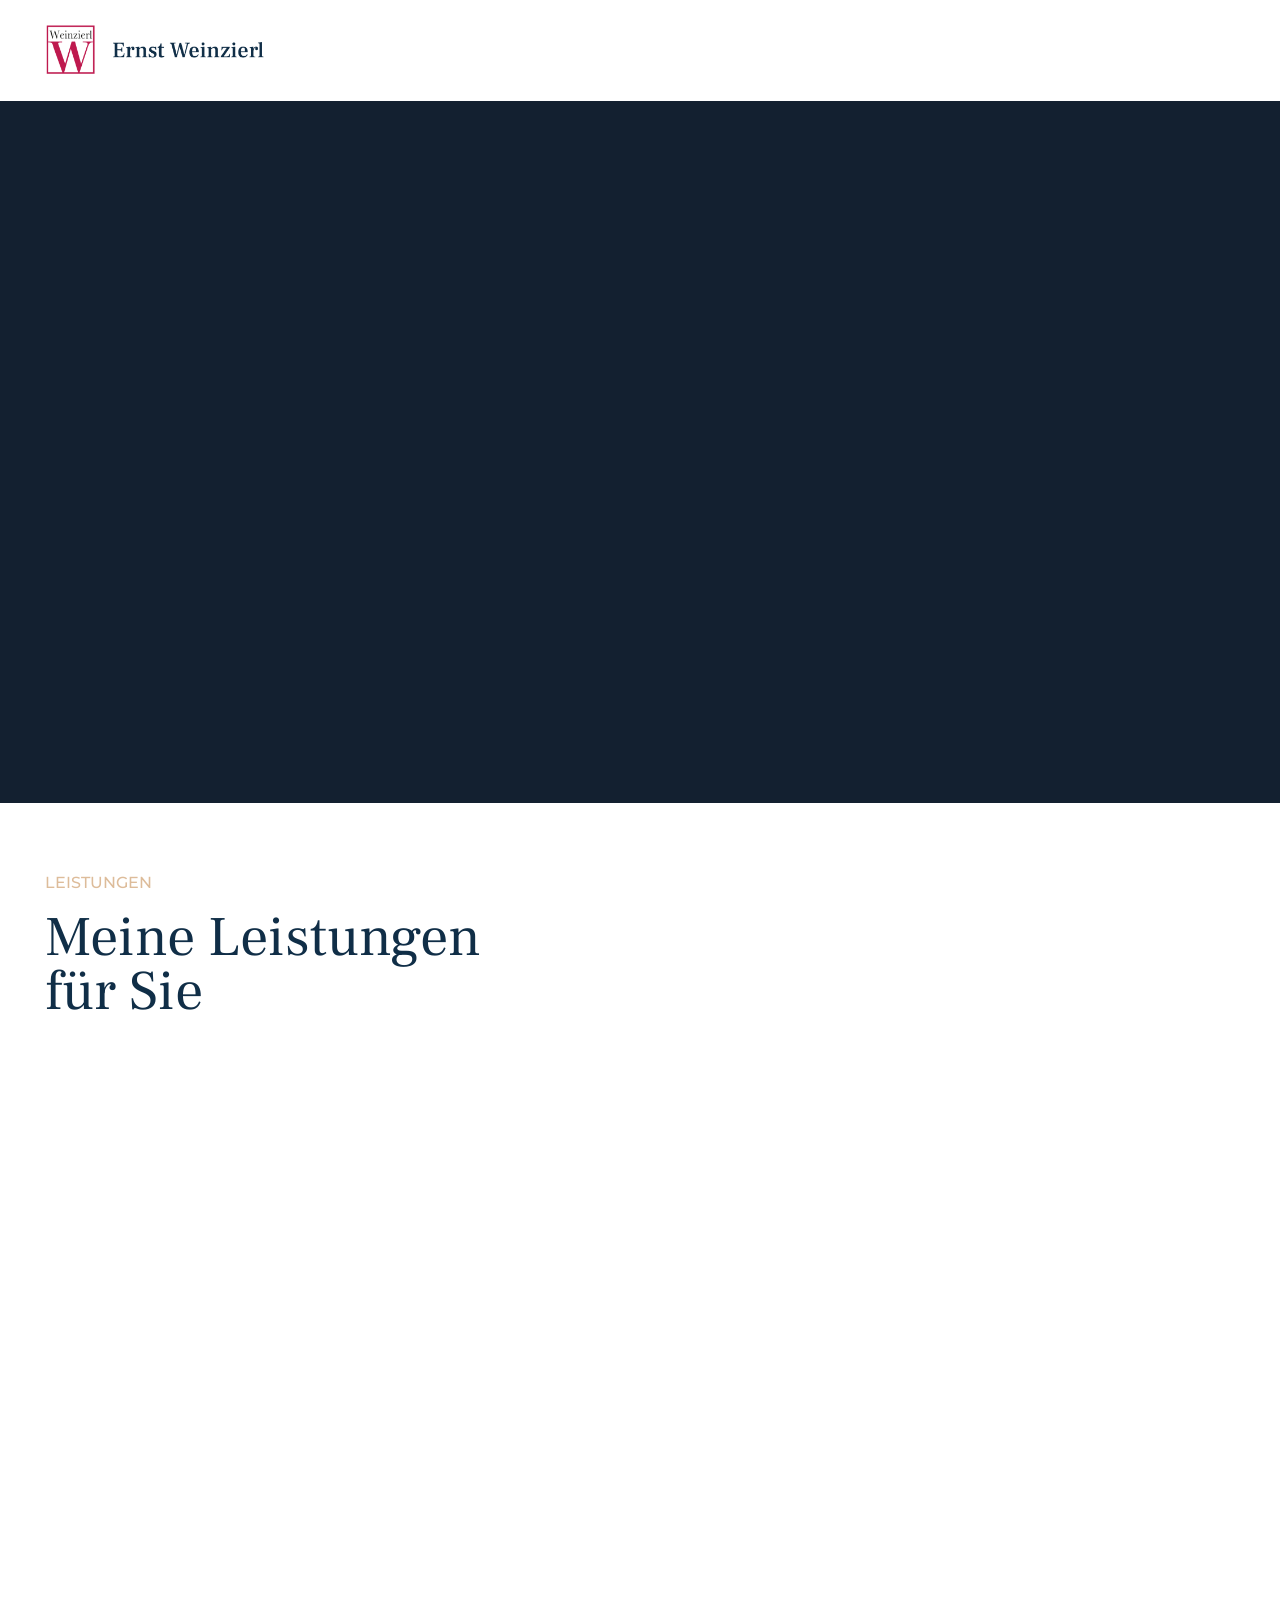
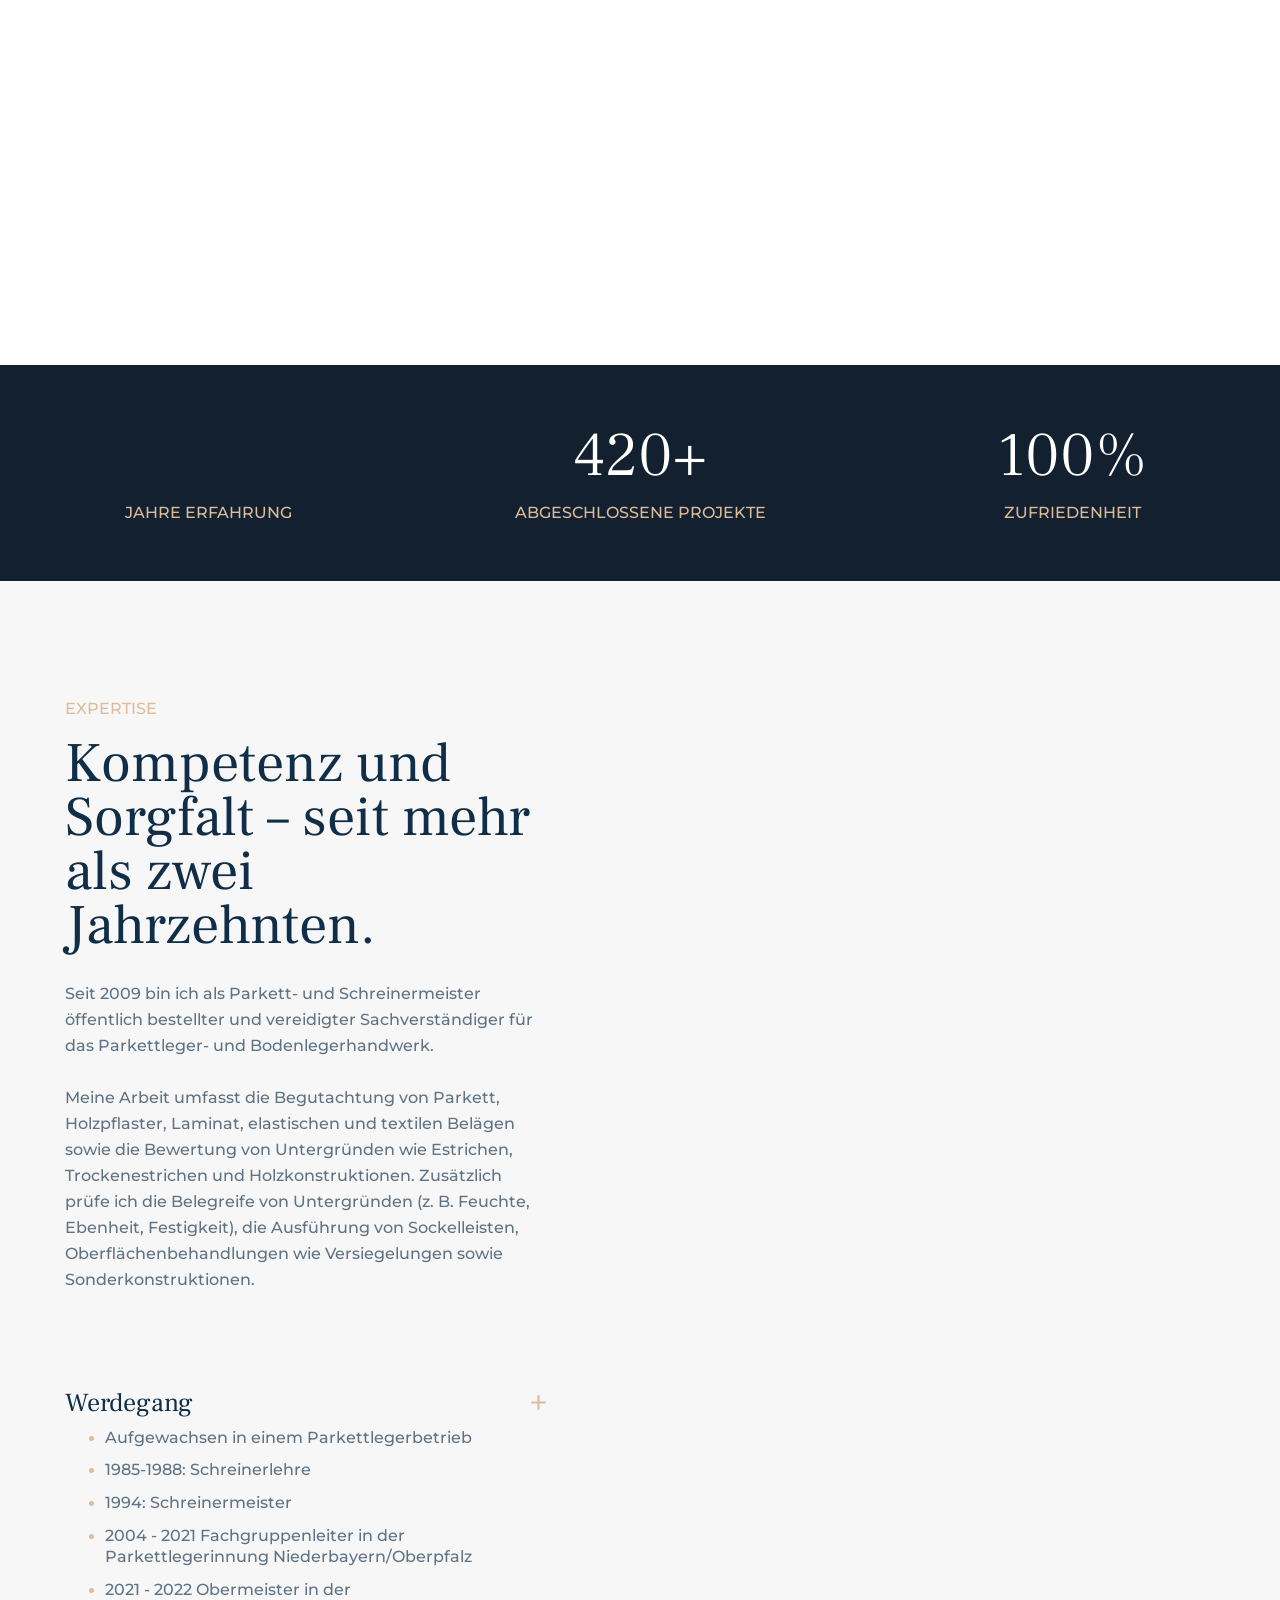
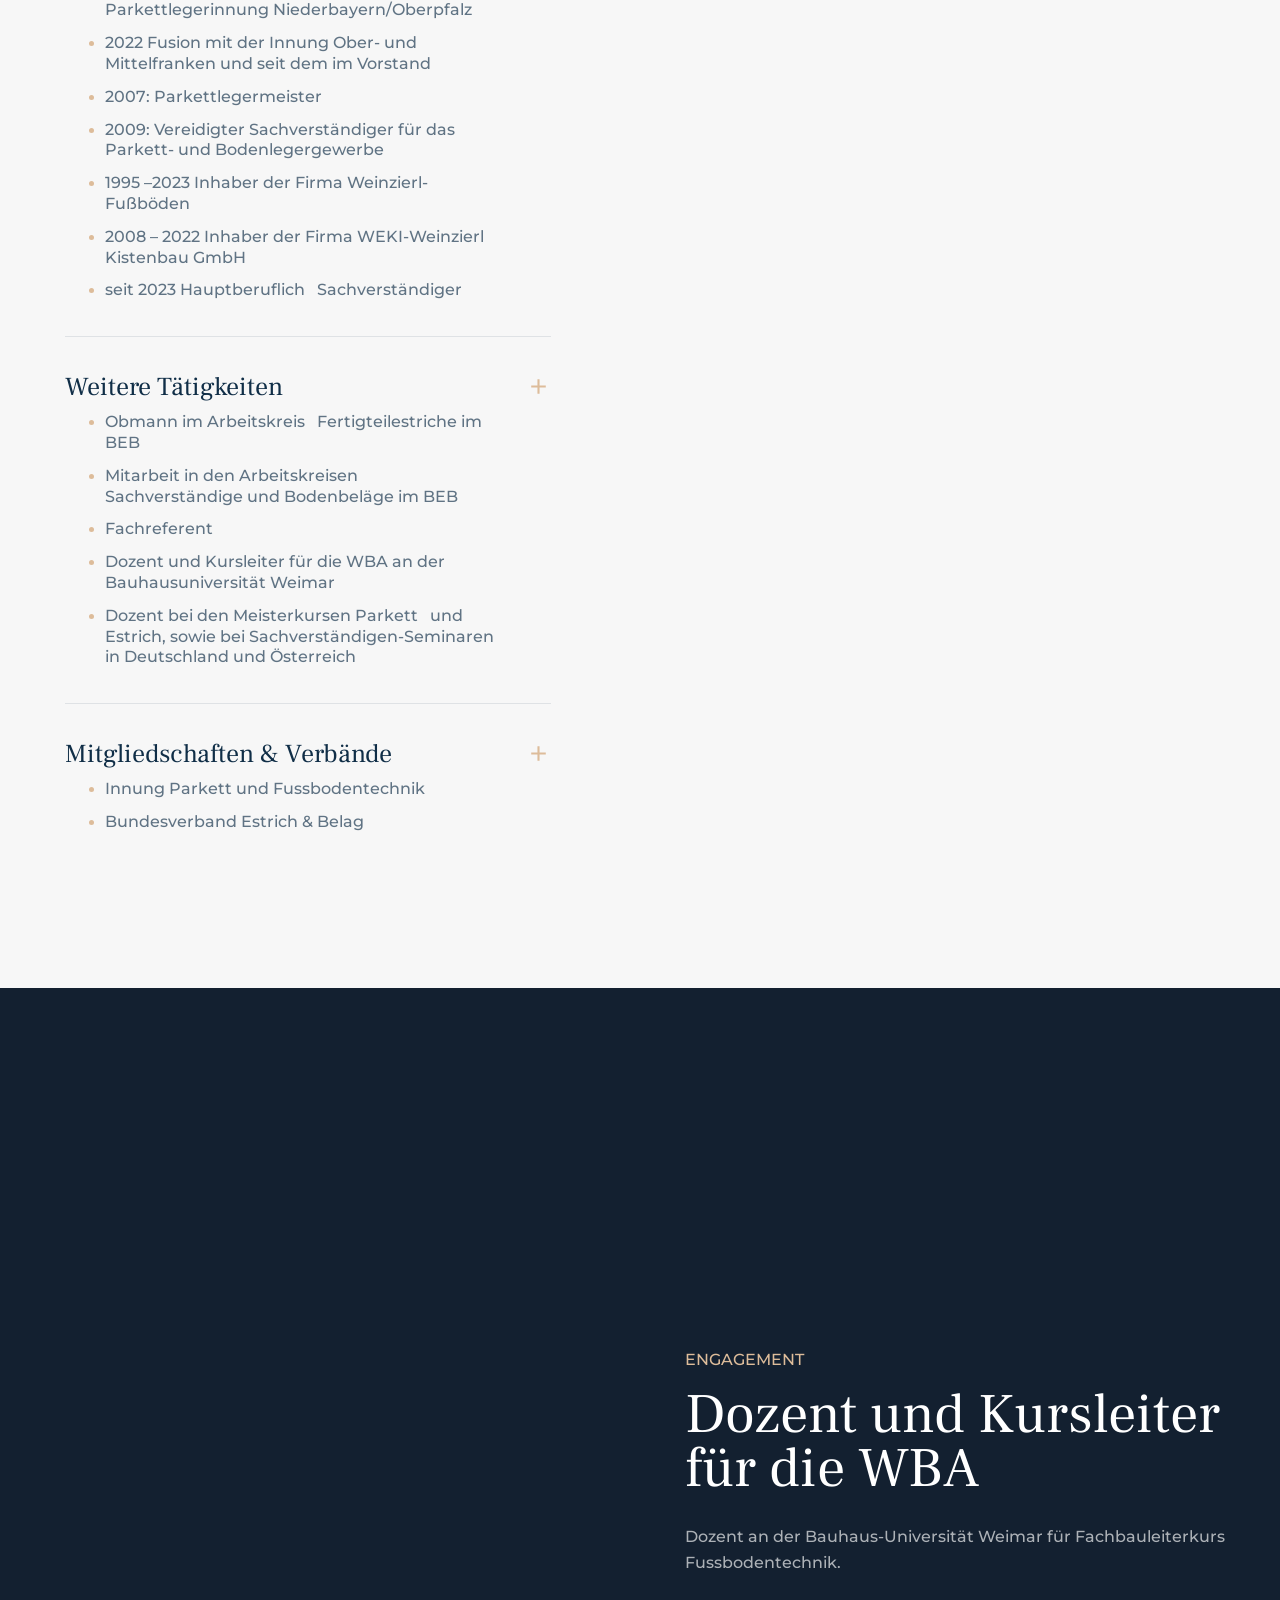
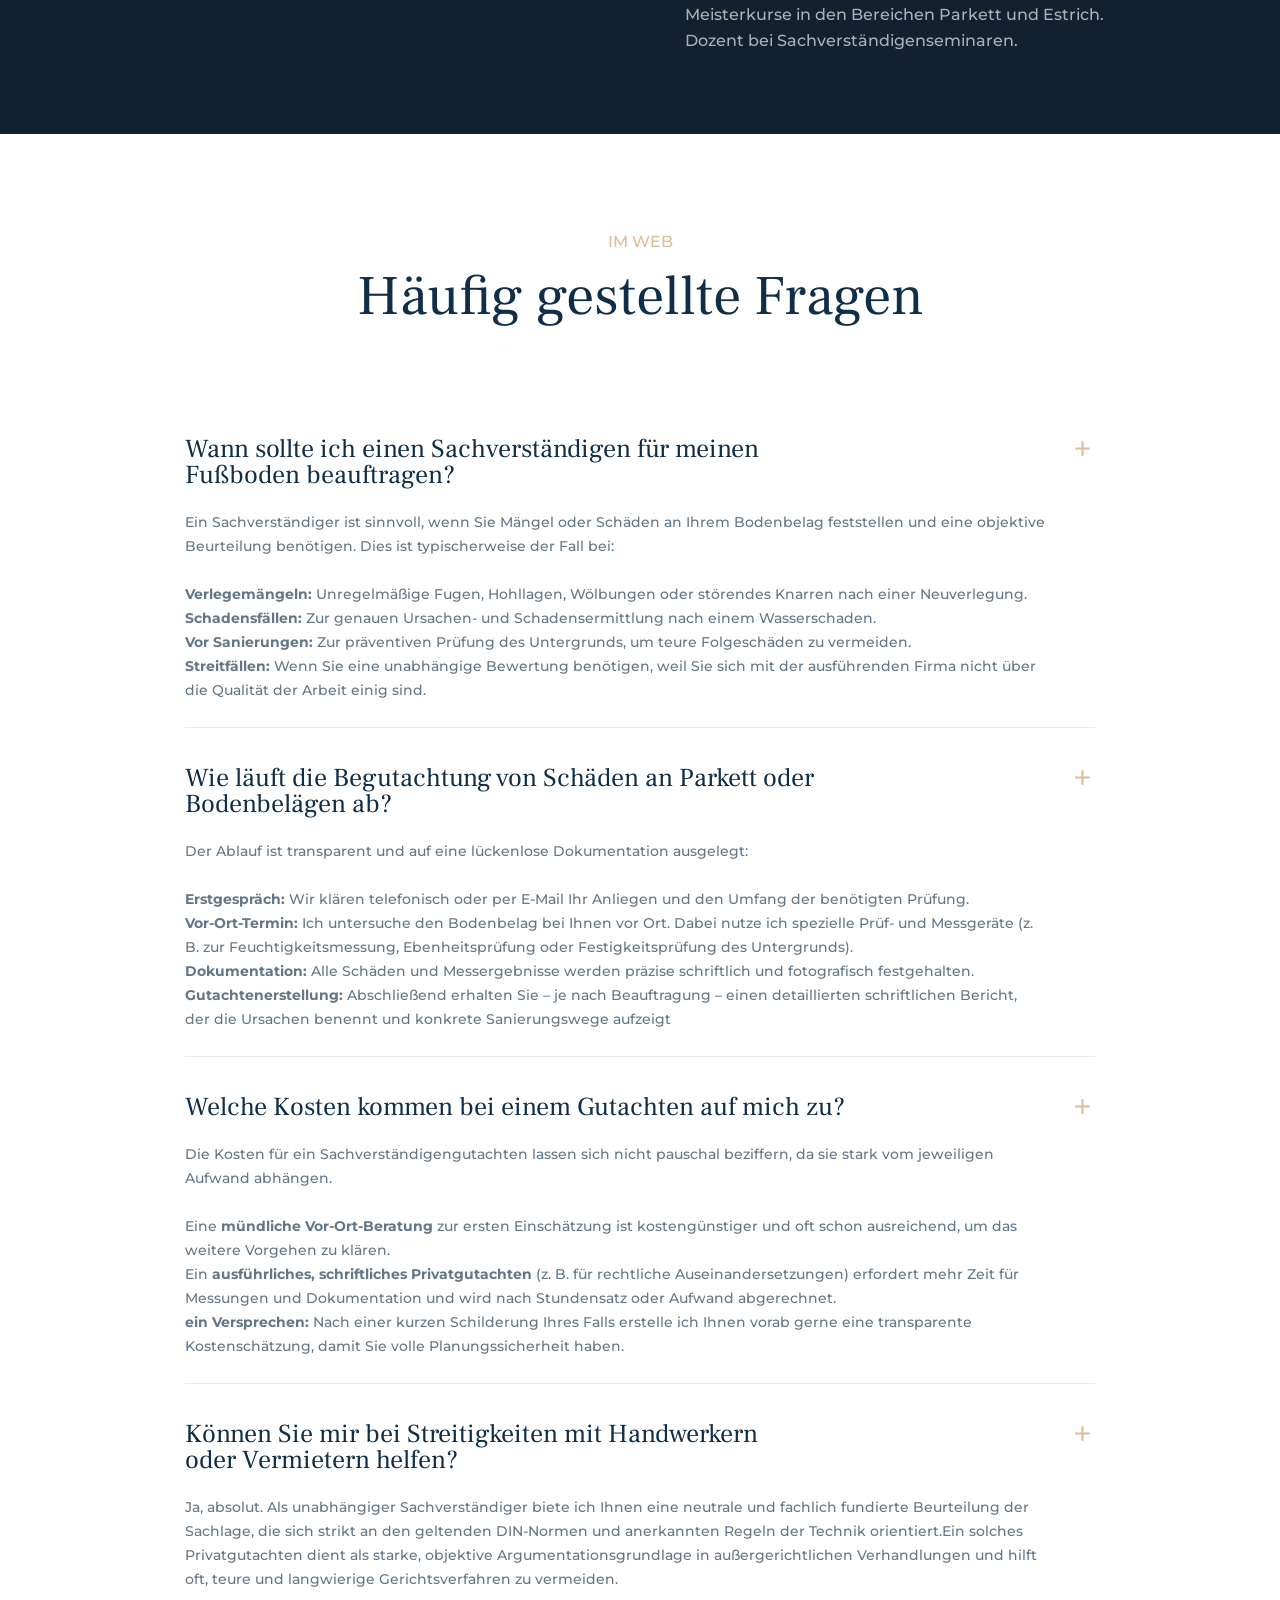
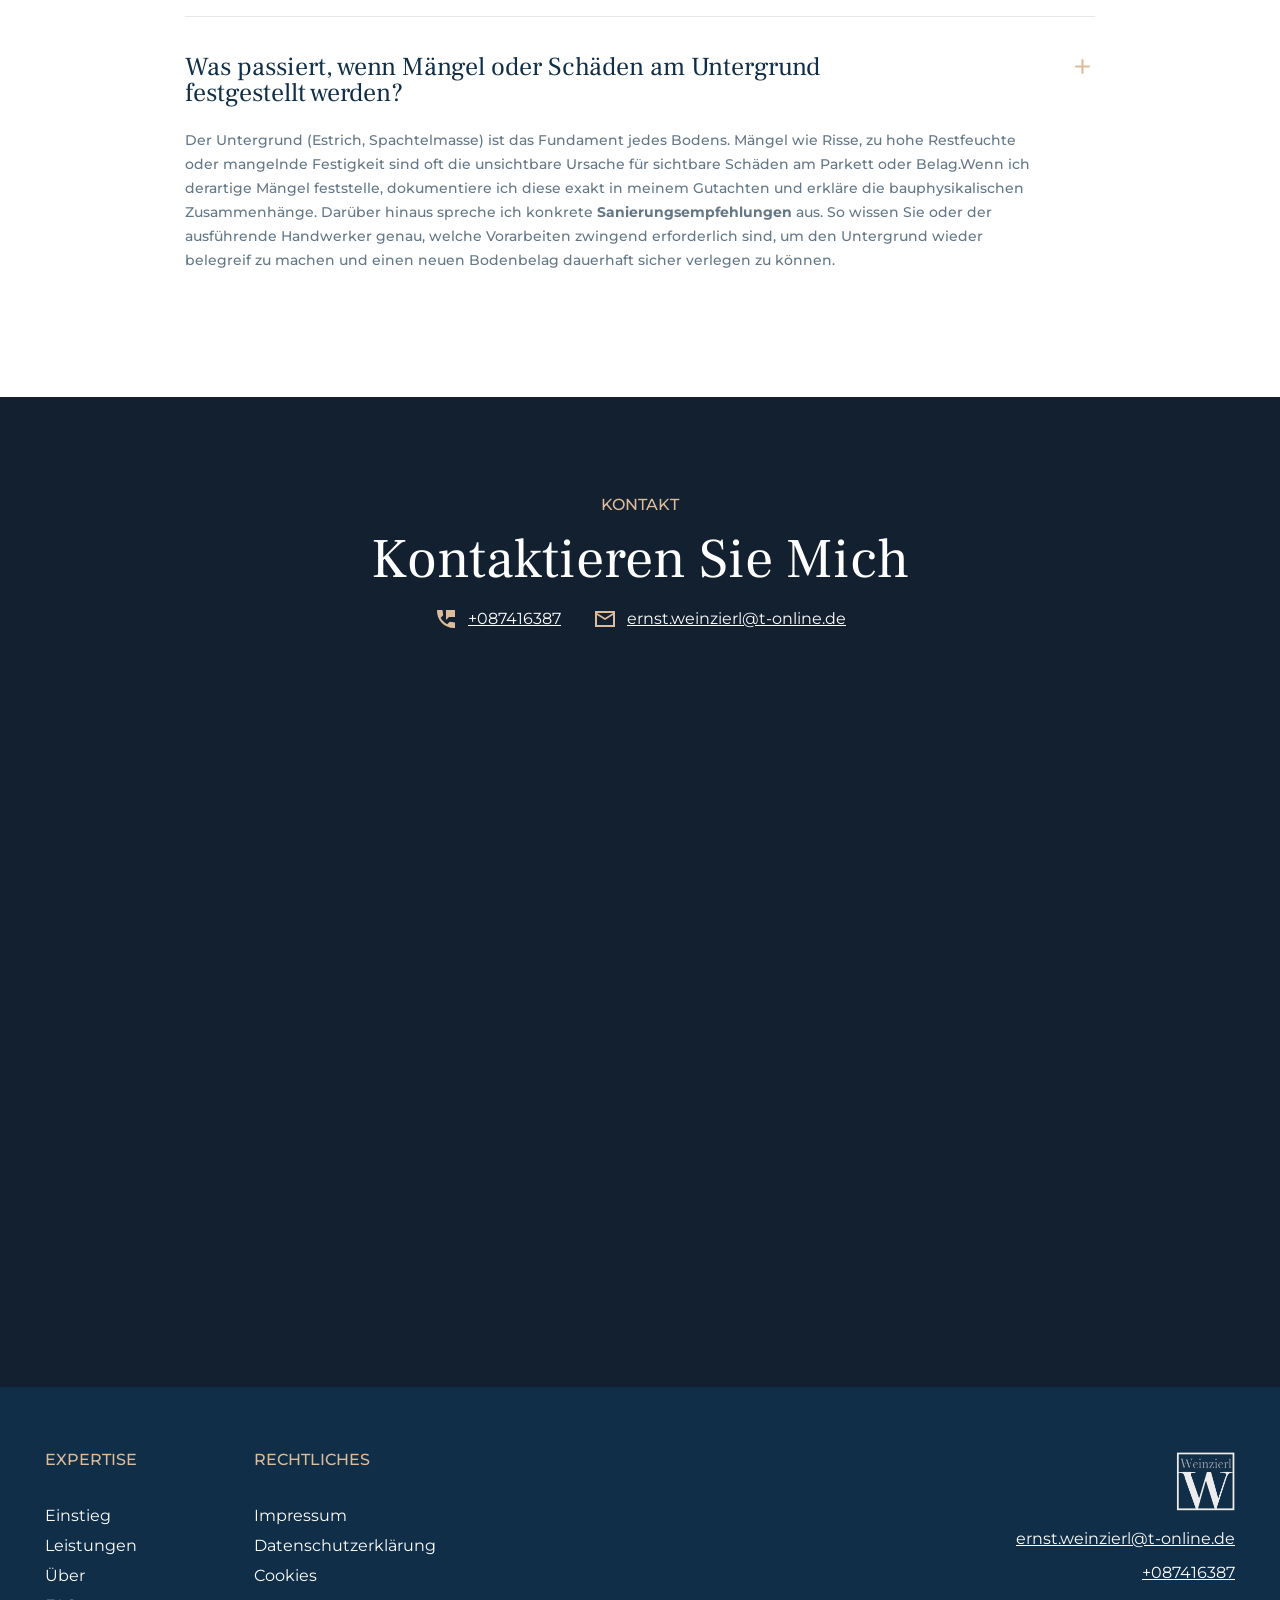
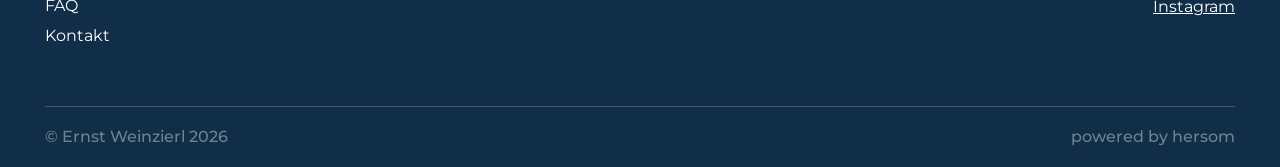
<file: index.html>
<!DOCTYPE html><!--  This site was created in Webflow. https://webflow.com  --><!--  Last Published: Fri Jun 26 2026 17:37:30 GMT+0000 (Coordinated Universal Time)  -->
<html data-wf-page="6755c5fa307465d0d45eb169" data-wf-site="6755c5fa307465d0d45eb15b" lang="de">
<head>
  <meta charset="utf-8">
  <title>Ernst Weinzierl | Sachverständiger Parkett &amp; Bodenbeläge</title>
  <meta content="Ihr Öffentlich bestellter Sachverständiger für Parkett- und Bodenlegerhandwerk. Gerichts-, Privat- und Schiedsgutachten deutschlandweit. Über 20 Jahre Erfahrung." name="description">
  <meta content="width=device-width, initial-scale=1" name="viewport">
  <meta content="Webflow" name="generator">
  <link href="css/normalize.css" rel="stylesheet" type="text/css">
  <link href="css/webflow.css" rel="stylesheet" type="text/css">
  <link href="css/sachverstandiger-weinzierl.webflow.css" rel="stylesheet" type="text/css">
  <script type="text/javascript">!function(o,c){var n=c.documentElement,t=" w-mod-";n.className+=t+"js",("ontouchstart"in o||o.DocumentTouch&&c instanceof DocumentTouch)&&(n.className+=t+"touch")}(window,document);</script>
  <link href="images/favicon.png" rel="shortcut icon" type="image/x-icon">
  <link href="images/webclip.png" rel="apple-touch-icon">
  <script type="application/ld+json">
{
  "@context": "https://schema.org",
  "@type": "ProfilePage",
  "name": "Ernst Weinzierl | Sachverständiger Parkett & Bodenbeläge",
  "url": "/",
  "inLanguage": "de",
  "mainEntity": {
    "@type": "Person",
    "@id": "#person",
    "name": "Ernst Weinzierl",
    "jobTitle": "Öffentlich bestellter und vereidigter Sachverständiger für Parkett- und Bodenlegerhandwerk",
    "description": "Seit 2009 von der Handwerkskammer Niederbayern-Oberpfalz öffentlich bestellter und vereidigter Sachverständiger für das Parkettleger- und Bodenleger Handwerk. Leistungsspektrum umfasst Privat- und Gerichtsgutachten in Bayern und deutschlandweit.",
    "url": "/",
    "email": "ernst.weinzierl@t-online.de",
    "telephone": "+087416387",
    "sameAs": [
      "https://www.instagram.com/ernst.weinzierl/"
    ],
    "image": {
      "@type": "ImageObject",
      "url": "https://cdn.prod.website-files.com/6755c5fa307465d0d45eb15b/67570b6d78e306e9859ff04e_7e3c6bddbb9b6f713651fb0f16cb7cfe_65fa8c1c154ecc79d451f874_service-01-p-1080%203.avif"
    },
    "knowsAbout": [
      "Parkett",
      "Bodenbeläge",
      "Bodenlegerhandwerk",
      "Parkettlegerhandwerk",
      "Gerichtsgutachten",
      "Privatgutachten",
      "Schiedsgutachten",
      "Schadensermittlung",
      "Estrich",
      "Laminat"
    ],
    "memberOf": [
      {
        "@type": "Organization",
        "name": "Bundesverband Estrich & Belag"
      },
      {
        "@type": "Organization",
        "name": "Parkettlegerinnung Niederbayern/Oberpfalz"
      }
    ]
  }
}
</script>
</head>
<body>
  <div data-animation="default" data-collapse="medium" data-duration="400" data-easing="ease" data-easing2="ease" role="banner" class="navbar w-nav">
    <div class="navigation-container w-container">
      <a href="index.html" aria-current="page" class="brand w-nav-brand w--current"><img src="images/Group-10.png" loading="lazy" width="Auto" alt="Sachverständiger Ernst Weinzierl Logo" class="image-2"></a>
      <div class="w-nav-button">
        <div class="w-icon-nav-menu"></div>
      </div>
    </div>
  </div>
  <div class="main-wrapper">
    <header id="Hero" class="section dark hero">
      <div class="container hero">
        <div class="w-layout-grid hero-grid">
          <div class="hero-column left">
            <div class="hero-text-block-a">
              <h1 data-w-id="98b82f5b-626f-bf86-650d-b4249d61919c" style="opacity:0" class="hero-heading">Ernst Weinzierl</h1>
              <div data-w-id="552a82b9-6758-c692-9735-c95c59f85ec8" style="opacity:0" class="hero-subtext">ö.b.u.v. Sachverständiger für Parkett und Bodenbeläge</div>
            </div>
            <div class="hero-text-block-b">
              <div data-w-id="f6029b6e-4fc6-4b90-1c3f-a3e951c7e2a9" style="opacity:0" class="paragraph white">Seit 2009 bin ich von der Handwerkskammer Niederbayern-Oberpfalz als öffentlich bestellter und vereidigter Sachverständiger für das Parkettleger- und Bodenleger Handwerk tätig. Mein Leistungsspektrum umfasst Privat- und Gerichtsgutachten in Bayern und deutschlandweit.</div><img src="images/Dave_Leduc_Signature-1.png" loading="lazy" style="opacity:0" data-w-id="cd6df98e-bece-d777-73a4-ee8cd72c14d2" alt="" class="signature">
            </div>
          </div>
          <div class="hero-column right"><img class="image" src="images/65fa8c1c154ecc79d451f874_service-01-p-1080-3.avif" width="Auto" alt="Sachverständiger Ernst Weinzierl Hero Photography" style="opacity:0" sizes="100vw" data-w-id="ad14fb17-2aa3-f62e-a807-e06b3f78a0af" loading="lazy" srcset="images/7e3c6bddbb9b6f713651fb0f16cb7cfe_65fa8c1c154ecc79d451f874_service-01-p-1080-3-p-500.avif 500w, images/7e3c6bddbb9b6f713651fb0f16cb7cfe_65fa8c1c154ecc79d451f874_service-01-p-1080-3-p-800.avif 800w, images/7e3c6bddbb9b6f713651fb0f16cb7cfe_65fa8c1c154ecc79d451f874_service-01-p-1080-3-p-1080.avif 1080w, images/65fa8c1c154ecc79d451f874_service-01-p-1080-3.avif 1200w"></div>
        </div>
      </div>
    </header>
    <article id="Leistungen" class="section medium">
      <div class="container">
        <div id="w-node-e8da8035-db02-fe13-ba49-ff8b012f3824-d45eb169" class="w-layout-layout quick-stack wf-layout-layout">
          <div class="w-layout-cell">
            <div class="heading-wrap">
              <div class="eyebrow">LEISTUNGEN</div>
              <h2 class="h2-style">Meine Leistungen<br>für Sie</h2>
            </div>
          </div>
          <div class="w-layout-cell">
            <div data-w-id="6b3527db-f98b-aaae-138a-68034c9415c7" style="opacity:0" class="intro-text-wrap">
              <div class="text-block">Privat-, Gerichts- und Schiedsgutachten sowie Gutachten für Versicherungen, Behörden und Planungsbüros. Beratung, Analysen und Abnahmen umfassen mein Angebot deutschlandweit. </div>
              <p class="paragraph">Diese Tätigkeiten umfassen die Begutachtung von Bodenbelägen wie Parkett, Dielen, Laminat, elastische und textile Beläge sowie Untergründen wie Estrichen und Holzkonstruktionen. Prüfungen zur Belegreife, Sockelleisten, Oberflächenbehandlungen und Sonderkonstruktionen gehören ebenfalls dazu.</p>
            </div>
          </div>
        </div>
        <div data-w-id="6412d450-37d4-0e2e-9476-2fdea5019f7d" style="opacity:0" class="w-layout-grid grid">
          <div class="card">
            <div class="card-icon"><img src="images/Frame.svg" loading="lazy" alt="" class="icon"></div>
            <div class="leistungen-text-wrap">
              <h3 class="heading">Gerichtsgutachten</h3>
              <p class="paragraph small">Fachkundige Gutachten für Gerichtsverfahren zur Klärung von Streitfällen im Parkett- und Bodenlegerhandwerk.</p>
            </div>
          </div>
          <div class="card">
            <div class="card-icon"><img src="images/Frame_1.svg" loading="lazy" alt="" class="icon"></div>
            <div class="leistungen-text-wrap">
              <h3 class="heading">Privatgutachten</h3>
              <p class="paragraph small">Individuelle Begutachtung für private Auftraggeber bei Streitfällen oder Schadensfragen rund um Böden und Parkett.</p>
            </div>
          </div>
          <div class="card">
            <div class="card-icon"><img src="images/Icon-Schiedsgutachten.svg" loading="lazy" alt="" class="icon"></div>
            <div class="leistungen-text-wrap">
              <h3 class="heading">Schiedsgutachten und Schlichtungen</h3>
              <p class="paragraph small">Neutrale Gutachten zur Konfliktlösung ohne Gericht, ideal für schnelle und faire Einigungen.</p>
            </div>
          </div>
          <div class="card">
            <div class="card-icon"><img src="images/Icon-Schadensermittlung.svg" loading="lazy" alt="" class="icon"></div>
            <div class="leistungen-text-wrap">
              <h3 class="heading">Schadensermittlung für Versicherungen</h3>
              <p class="paragraph small">Präzise Analyse von Boden- und Parkettschäden für Versicherungen und Schadensregulierungen.</p>
            </div>
          </div>
          <div class="card">
            <div class="card-icon"><img src="images/Icon-Laboruntersuchung.svg" loading="lazy" alt="" class="icon"></div>
            <div class="leistungen-text-wrap">
              <h3 class="heading">Laboruntersuchungen</h3>
              <p class="paragraph small">Materialanalysen in Zusammenarbeit mit führenden Instituten für verlässliche Schadens- und Qualitätsbewertung.</p>
            </div>
          </div>
        </div>
      </div>
    </article>
    <section class="section dark">
      <div class="container full-width flex-center">
        <div class="w-layout-grid stats-grid">
          <div class="stats-wrap">
            <div data-w-id="f8288dfe-89f2-8f00-0950-680ab8309d96" style="opacity:0" class="stats-number">20+</div>
            <div class="eyebrow">Jahre Erfahrung</div>
          </div>
          <div class="stats-wrap">
            <div class="stats-number">420+</div>
            <div class="eyebrow">Abgeschlossene Projekte</div>
          </div>
          <div class="stats-wrap">
            <div class="stats-number">100%</div>
            <div class="eyebrow">Zufriedenheit</div>
          </div>
        </div>
      </div>
    </section>
    <section id="Expertise" class="section gray large">
      <div class="container">
        <div id="w-node-_394d140a-3a9b-2021-5ddc-618155cc4874-d45eb169" class="w-layout-layout quick-stack-2 wf-layout-layout">
          <div class="w-layout-cell">
            <div class="content-left">
              <div class="heading-wrap">
                <div class="eyebrow">Expertise</div>
                <h2 class="h2-style">Kompetenz und Sorgfalt – seit mehr als zwei Jahrzehnten.</h2>
              </div>
              <p class="paragraph topmargin">Seit 2009 bin ich als Parkett- und Schreinermeister öffentlich bestellter und vereidigter Sachverständiger für das Parkettleger- und Bodenlegerhandwerk.<br><br>Meine Arbeit umfasst die Begutachtung von Parkett, Holzpflaster, Laminat, elastischen und textilen Belägen sowie die Bewertung von Untergründen wie Estrichen, Trockenestrichen und Holzkonstruktionen. Zusätzlich prüfe ich die Belegreife von Untergründen (z. B. Feuchte, Ebenheit, Festigkeit), die Ausführung von Sockelleisten, Oberflächenbehandlungen wie Versiegelungen sowie Sonderkonstruktionen.</p>
              <div class="accordion topmargin">
                <div class="accordion-item">
                  <div class="accordion-title-wrapper">
                    <div class="accordion-title-grid">
                      <h3 class="h3-style">Werdegang</h3>
                      <div class="accordion-icon-wrap"><img src="images/Frame_2.svg" loading="lazy" alt=""></div>
                    </div>
                  </div>
                  <div class="accordion-content-wrapper">
                    <ul role="list" class="list">
                      <li>
                        <div class="bullet-list-item">Aufgewachsen in einem Parkettlegerbetrieb</div>
                      </li>
                      <li>
                        <div class="bullet-list-item">1985-1988: Schreinerlehre</div>
                      </li>
                      <li>
                        <div class="bullet-list-item">1994: Schreinermeister   </div>
                      </li>
                      <li>
                        <div class="bullet-list-item">2004 - 2021 Fachgruppenleiter in der   Parkettlegerinnung Niederbayern/Oberpfalz</div>
                      </li>
                      <li>
                        <div class="bullet-list-item">2021 - 2022 Obermeister in der Parkettlegerinnung Niederbayern/Oberpfalz   </div>
                      </li>
                      <li>
                        <div class="bullet-list-item">2022 Fusion mit der Innung Ober- und Mittelfranken und seit dem im Vorstand   </div>
                      </li>
                      <li>
                        <div class="bullet-list-item">2007: Parkettlegermeister   </div>
                      </li>
                      <li>
                        <div class="bullet-list-item">2009: Vereidigter Sachverständiger für das Parkett- und Bodenlegergewerbe   </div>
                      </li>
                      <li>
                        <div class="bullet-list-item">1995 –2023 Inhaber der Firma Weinzierl-Fußböden   </div>
                      </li>
                      <li>
                        <div class="bullet-list-item">2008 – 2022 Inhaber der Firma WEKI-Weinzierl<br>Kistenbau GmbH   </div>
                      </li>
                      <li>
                        <div class="bullet-list-item">seit 2023 Hauptberuflich   Sachverständiger</div>
                      </li>
                    </ul>
                  </div>
                </div>
                <div class="line _10percent"></div>
                <div class="accordion-item">
                  <div class="accordion-title-wrapper">
                    <div class="accordion-title-grid">
                      <h3 class="h3-style">Weitere Tätigkeiten</h3>
                      <div class="accordion-icon-wrap"><img src="images/Frame_2.svg" loading="lazy" alt=""></div>
                    </div>
                  </div>
                  <div class="accordion-content-wrapper">
                    <ul role="list" class="list">
                      <li>
                        <div class="bullet-list-item">Obmann im Arbeitskreis   Fertigteilestriche im BEB</div>
                      </li>
                      <li>
                        <div class="bullet-list-item">Mitarbeit in den Arbeitskreisen   Sachverständige und Bodenbeläge im BEB</div>
                      </li>
                      <li>
                        <div class="bullet-list-item">Fachreferent</div>
                      </li>
                      <li>
                        <div class="bullet-list-item">Dozent und Kursleiter für die WBA an der Bauhausuniversität Weimar</div>
                      </li>
                      <li>
                        <div class="bullet-list-item">Dozent bei den Meisterkursen Parkett   und Estrich, sowie bei Sachverständigen-Seminaren in Deutschland und Österreich</div>
                      </li>
                    </ul>
                  </div>
                </div>
                <div class="line _10percent"></div>
                <div class="accordion-item">
                  <div class="accordion-title-wrapper">
                    <div class="accordion-title-grid">
                      <h3 class="h3-style">Mitgliedschaften &amp; Verbände</h3>
                      <div class="accordion-icon-wrap"><img src="images/Frame_2.svg" loading="lazy" alt=""></div>
                    </div>
                  </div>
                  <div class="accordion-content-wrapper">
                    <ul role="list" class="list">
                      <li>
                        <div class="bullet-list-item">Innung Parkett und Fussbodentechnik <br></div>
                      </li>
                      <li>
                        <div class="bullet-list-item">Bundesverband Estrich &amp; Belag</div>
                      </li>
                    </ul>
                  </div>
                </div>
              </div>
            </div>
          </div>
          <div id="w-node-_394d140a-3a9b-2021-5ddc-618155cc4876-d45eb169" class="w-layout-cell">
            <div class="content-right"><img class="image-3" src="images/65faeee37b25b173567d2771_contact-1.avif" width="Auto" alt="Sachverständiger Ernst Weinzierl Photography" style="opacity:0" sizes="100vw" data-w-id="29db243d-658d-8113-932e-fef406e91289" loading="lazy" srcset="images/d01dfe24a81a81135f8879eb17def1a3_65faeee37b25b173567d2771_contact-1-p-500.avif 500w, images/d01dfe24a81a81135f8879eb17def1a3_65faeee37b25b173567d2771_contact-1-p-800.avif 800w, images/d01dfe24a81a81135f8879eb17def1a3_65faeee37b25b173567d2771_contact-1-p-1080.avif 1080w, images/d01dfe24a81a81135f8879eb17def1a3_65faeee37b25b173567d2771_contact-1-p-1600.avif 1600w, images/65faeee37b25b173567d2771_contact-1.avif 1886w"></div>
          </div>
        </div>
      </div>
    </section>
    <section id="Engagement" class="section dark">
      <div class="container no-padding">
        <div class="w-layout-grid dual-grid">
          <div class="hero-column right"><img class="image" src="images/65fa8c1c154ecc79d451f874_service-01-p-1080-3.avif" alt="Sachverständiger Ernst Weinzierl Hero Photography" style="opacity:0" sizes="100vw" data-w-id="d15106b8-758d-623f-7a96-1b5b1593aebd" loading="lazy" srcset="images/7e3c6bddbb9b6f713651fb0f16cb7cfe_65fa8c1c154ecc79d451f874_service-01-p-1080-3-p-500.avif 500w, images/7e3c6bddbb9b6f713651fb0f16cb7cfe_65fa8c1c154ecc79d451f874_service-01-p-1080-3-p-800.avif 800w, images/7e3c6bddbb9b6f713651fb0f16cb7cfe_65fa8c1c154ecc79d451f874_service-01-p-1080-3-p-1080.avif 1080w, images/65fa8c1c154ecc79d451f874_service-01-p-1080-3.avif 1200w"></div>
          <div class="dozent-column">
            <div class="content-wrap">
              <div class="heading-wrap">
                <div class="eyebrow">Engagement</div>
                <h2 class="h2-style white">Dozent und Kursleiter für die WBA</h2>
              </div>
              <p class="paragraph topmargin white">Dozent an der Bauhaus-Universität Weimar für Fachbauleiterkurs Fussbodentechnik. <br><br>Meisterkurse in den Bereichen Parkett und Estrich. <br>Dozent bei Sachverständigenseminaren.</p>
            </div>
          </div>
        </div>
      </div>
    </section>
    <section id="FAQ" class="section large">
      <div class="container max-width">
        <div class="heading-wrap botmargin">
          <div class="eyebrow center">IM WEB</div>
          <h2 class="h2-style center">Häufig gestellte Fragen</h2>
        </div>
        <div class="accordion">
          <div class="accordion-item">
            <div class="accordion-title-wrapper">
              <div class="accordion-title-grid">
                <h3 class="h3-style">Wann sollte ich einen Sachverständigen für meinen<br>Fußboden beauftragen?</h3>
                <div class="accordion-icon-wrap"><img src="images/Frame_2.svg" loading="lazy" alt=""></div>
              </div>
            </div>
            <div class="accordion-content-wrapper">
              <p class="paragraph small topmargin">Ein Sachverständiger ist sinnvoll, wenn Sie Mängel oder Schäden an Ihrem Bodenbelag feststellen und eine objektive Beurteilung benötigen. Dies ist typischerweise der Fall bei:<br><br>‍<strong>Verlegemängeln:</strong> Unregelmäßige Fugen, Hohllagen, Wölbungen oder störendes Knarren nach einer Neuverlegung.<br>‍<strong>Schadensfällen:</strong> Zur genauen Ursachen- und Schadensermittlung nach einem Wasserschaden.<br>‍<strong>Vor Sanierungen:</strong> Zur präventiven Prüfung des Untergrunds, um teure Folgeschäden zu vermeiden.<br>‍<strong>Streitfällen:</strong> Wenn Sie eine unabhängige Bewertung benötigen, weil Sie sich mit der ausführenden Firma nicht über die Qualität der Arbeit einig sind.<br></p>
            </div>
          </div>
          <div class="line _10percent"></div>
          <div class="accordion-item">
            <div class="accordion-title-wrapper">
              <div class="accordion-title-grid">
                <h3 class="h3-style">Wie läuft die Begutachtung von Schäden an Parkett oder<br>Bodenbelägen ab?</h3>
                <div class="accordion-icon-wrap"><img src="images/Frame_2.svg" loading="lazy" alt=""></div>
              </div>
            </div>
            <div class="accordion-content-wrapper">
              <p class="paragraph small topmargin">Der Ablauf ist transparent und auf eine lückenlose Dokumentation ausgelegt:<br><br>‍<strong>Erstgespräch:</strong> Wir klären telefonisch oder per E-Mail Ihr Anliegen und den Umfang der benötigten Prüfung.<br>‍<strong>Vor-Ort-Termin:</strong> Ich untersuche den Bodenbelag bei Ihnen vor Ort. Dabei nutze ich spezielle Prüf- und Messgeräte (z. B. zur Feuchtigkeitsmessung, Ebenheitsprüfung oder Festigkeitsprüfung des Untergrunds).<br>‍<strong>Dokumentation:</strong> Alle Schäden und Messergebnisse werden präzise schriftlich und fotografisch festgehalten.<br>‍<strong>Gutachtenerstellung:</strong> Abschließend erhalten Sie – je nach Beauftragung – einen detaillierten schriftlichen Bericht, der die Ursachen benennt und konkrete Sanierungswege aufzeigt<br></p>
            </div>
          </div>
          <div class="line _10percent"></div>
          <div class="accordion-item">
            <div class="accordion-title-wrapper">
              <div class="accordion-title-grid">
                <h3 class="h3-style">Welche Kosten kommen bei einem Gutachten auf mich zu?</h3>
                <div class="accordion-icon-wrap"><img src="images/Frame_2.svg" loading="lazy" alt=""></div>
              </div>
            </div>
            <div class="accordion-content-wrapper">
              <p class="paragraph small topmargin">Die Kosten für ein Sachverständigengutachten lassen sich nicht pauschal beziffern, da sie stark vom jeweiligen Aufwand abhängen.<br><br>Eine <strong>mündliche Vor-Ort-Beratung</strong> zur ersten Einschätzung ist kostengünstiger und oft schon ausreichend, um das weitere Vorgehen zu klären.<br>Ein <strong>ausführliches, schriftliches Privatgutachten</strong> (z. B. für rechtliche Auseinandersetzungen) erfordert mehr Zeit für Messungen und Dokumentation und wird nach Stundensatz oder Aufwand abgerechnet.<strong><br>ein Versprechen:</strong> Nach einer kurzen Schilderung Ihres Falls erstelle ich Ihnen vorab gerne eine transparente Kostenschätzung, damit Sie volle Planungssicherheit haben.<br></p>
            </div>
          </div>
          <div class="line _10percent"></div>
          <div class="accordion-item">
            <div class="accordion-title-wrapper">
              <div class="accordion-title-grid">
                <h3 class="h3-style">Können Sie mir bei Streitigkeiten mit Handwerkern<br>oder Vermietern helfen?</h3>
                <div class="accordion-icon-wrap"><img src="images/Frame_2.svg" loading="lazy" alt=""></div>
              </div>
            </div>
            <div class="accordion-content-wrapper">
              <p class="paragraph small topmargin">Ja, absolut. Als unabhängiger Sachverständiger biete ich Ihnen eine neutrale und fachlich fundierte Beurteilung der Sachlage, die sich strikt an den geltenden DIN-Normen und anerkannten Regeln der Technik orientiert.Ein solches Privatgutachten dient als starke, objektive Argumentationsgrundlage in außergerichtlichen Verhandlungen und hilft oft, teure und langwierige Gerichtsverfahren zu vermeiden.<br></p>
            </div>
          </div>
          <div class="line _10percent"></div>
          <div class="accordion-item">
            <div class="accordion-title-wrapper">
              <div class="accordion-title-grid">
                <h3 class="h3-style">Was passiert, wenn Mängel oder Schäden am Untergrund<br>festgestellt werden?</h3>
                <div class="accordion-icon-wrap"><img src="images/Frame_2.svg" loading="lazy" alt=""></div>
              </div>
            </div>
            <div class="accordion-content-wrapper">
              <p class="paragraph small topmargin">Der Untergrund (Estrich, Spachtelmasse) ist das Fundament jedes Bodens. Mängel wie Risse, zu hohe Restfeuchte oder mangelnde Festigkeit sind oft die unsichtbare Ursache für sichtbare Schäden am Parkett oder Belag.Wenn ich derartige Mängel feststelle, dokumentiere ich diese exakt in meinem Gutachten und erkläre die bauphysikalischen Zusammenhänge. Darüber hinaus spreche ich konkrete <strong>Sanierungsempfehlungen</strong> aus. So wissen Sie oder der ausführende Handwerker genau, welche Vorarbeiten zwingend erforderlich sind, um den Untergrund wieder belegreif zu machen und einen neuen Bodenbelag dauerhaft sicher verlegen zu können.<br></p>
            </div>
          </div>
        </div>
      </div>
    </section>
    <section id="Kontakt" class="section large dark">
      <div class="container max-width flexcenter">
        <div class="heading-wrap botmargin">
          <div class="eyebrow center">KONTAKT</div>
          <h2 class="h2-style center white">Kontaktieren Sie Mich</h2>
          <div class="contact-methods">
            <div class="w-layout-grid methods-grid">
              <div class="contact-mehod-wrapper"><img src="images/Frame_3.svg" loading="lazy" alt="" class="contact-icon">
                <a href="#" class="contact-text-link">+087416387</a>
              </div>
              <div class="contact-mehod-wrapper"><img src="images/Frame_4.svg" loading="lazy" alt="" class="contact-icon">
                <a href="mailto:oliver@hersomdesign.com?subject=Nachricht%20von%20Website%20Besucher" class="contact-text-link">ernst.weinzierl@t-online.de</a>
              </div>
            </div>
          </div>
        </div>
        <div data-w-id="720713a1-51ea-97fd-8452-8527ff2cfaf3" style="opacity:0" class="form-block w-form">
          <form id="wf-form-Nachricht" name="wf-form-Nachricht" data-name="Nachricht" method="get" class="form" data-wf-page-id="6755c5fa307465d0d45eb169" data-wf-element-id="720713a1-51ea-97fd-8452-8527ff2cfaf4">
            <div class="contact-name-wrap"><input class="text-field w-input" maxlength="256" name="Vorname" data-name="Vorname" placeholder="Vorname" type="text" id="Vorname" required=""><input class="text-field w-input" maxlength="256" name="Nachname" data-name="Nachname" placeholder="Nachname" type="text" id="Nachname" required=""></div><input class="text-field w-input" maxlength="256" name="Email" data-name="Email" placeholder="E-Mail Adresse" type="text" id="Email" required=""><input class="text-field w-input" maxlength="256" name="Telefon" data-name="Telefon" placeholder="Telefonnummer" type="text" id="Telefon"><textarea id="Nachricht" name="Nachricht" maxlength="5000" data-name="Nachricht" placeholder="Ihre Nachricht" class="message-field w-input"></textarea>
            <div class="consent-wrap"><label class="w-checkbox checkbox-field">
                <div class="w-checkbox-input w-checkbox-input--inputType-custom checkbox"></div><input type="checkbox" name="checkbox" id="checkbox" data-name="Checkbox" required="" style="opacity:0;position:absolute;z-index:-1"><span class="consent-text w-form-label" for="checkbox">Mit Absenden des Formulars bestätige ich, die <a href="#" class="link">Datenschutzerklärung</a> gelesen und zur Kenntnis genommen zu haben</span>
              </label></div><input type="submit" data-wait="Bitte warten..." class="primary-button w-button" value="Nachricht Senden">
          </form>
          <div class="w-form-done">
            <div>Thank you! Your submission has been received!</div>
          </div>
          <div class="w-form-fail">
            <div>Oops! Something went wrong while submitting the form.</div>
          </div>
        </div>
      </div>
    </section>
    <footer class="section main footer">
      <div class="container">
        <div class="w-layout-grid footer-grid">
          <div class="footer-links-list">
            <div class="eyebrow">Expertise</div>
            <div class="footer-links-wrap">
              <a href="#Hero" class="footer-link">Einstieg</a>
              <a href="#Leistungen" class="footer-link">Leistungen</a>
              <a href="#Expertise" class="footer-link">Über</a>
              <a href="#FAQ" class="footer-link">FAQ</a>
              <a href="#Kontakt" class="footer-link">Kontakt</a>
            </div>
          </div>
          <div class="footer-links-list">
            <div class="eyebrow">Rechtliches</div>
            <div class="footer-links-wrap">
              <a href="impressum.html" class="footer-link">Impressum</a>
              <a href="datenschutz.html" class="footer-link">Datenschutzerklärung</a>
              <a href="datenschutz.html" class="footer-link">Cookies</a>
            </div>
          </div>
          <div class="footer-content-right"><img loading="lazy" src="images/image-8.png" alt="" class="image-4">
            <a href="mailto:info@fussboeden-weinzierl.de?subject=Nachriccht%20von%20Website%20Besucher" class="contact-text-link">ernst.weinzierl@t-online.de</a>
            <a href="#" class="contact-text-link">+087416387</a>
            <a href="https://www.instagram.com/ernst.weinzierl/" class="contact-text-link">Instagram</a>
          </div>
        </div>
        <div class="divider-white"></div>
        <div class="footer-bot-line">
          <div class="footer-text">© Ernst Weinzierl 2026</div>
          <div class="footer-text">powered by <a href="https://hersomdesign.com" target="_blank" class="link-2">hersom</a>
          </div>
        </div>
      </div>
    </footer>
  </div>
  <script src="https://d3e54v103j8qbb.cloudfront.net/js/jquery-3.5.1.min.dc5e7f18c8.js?site=6755c5fa307465d0d45eb15b" type="text/javascript" integrity="sha256-9/aliU8dGd2tb6OSsuzixeV4y/faTqgFtohetphbbj0=" crossorigin="anonymous"></script>
  <script src="js/webflow.js" type="text/javascript"></script>
  <script type="text/javascript" charset="UTF-8" src="https://cdn.cookie-script.com/s/e84b2c47798969f5a72ca1d0c6caa7c4.js"></script>
</body>
</html>
</file>
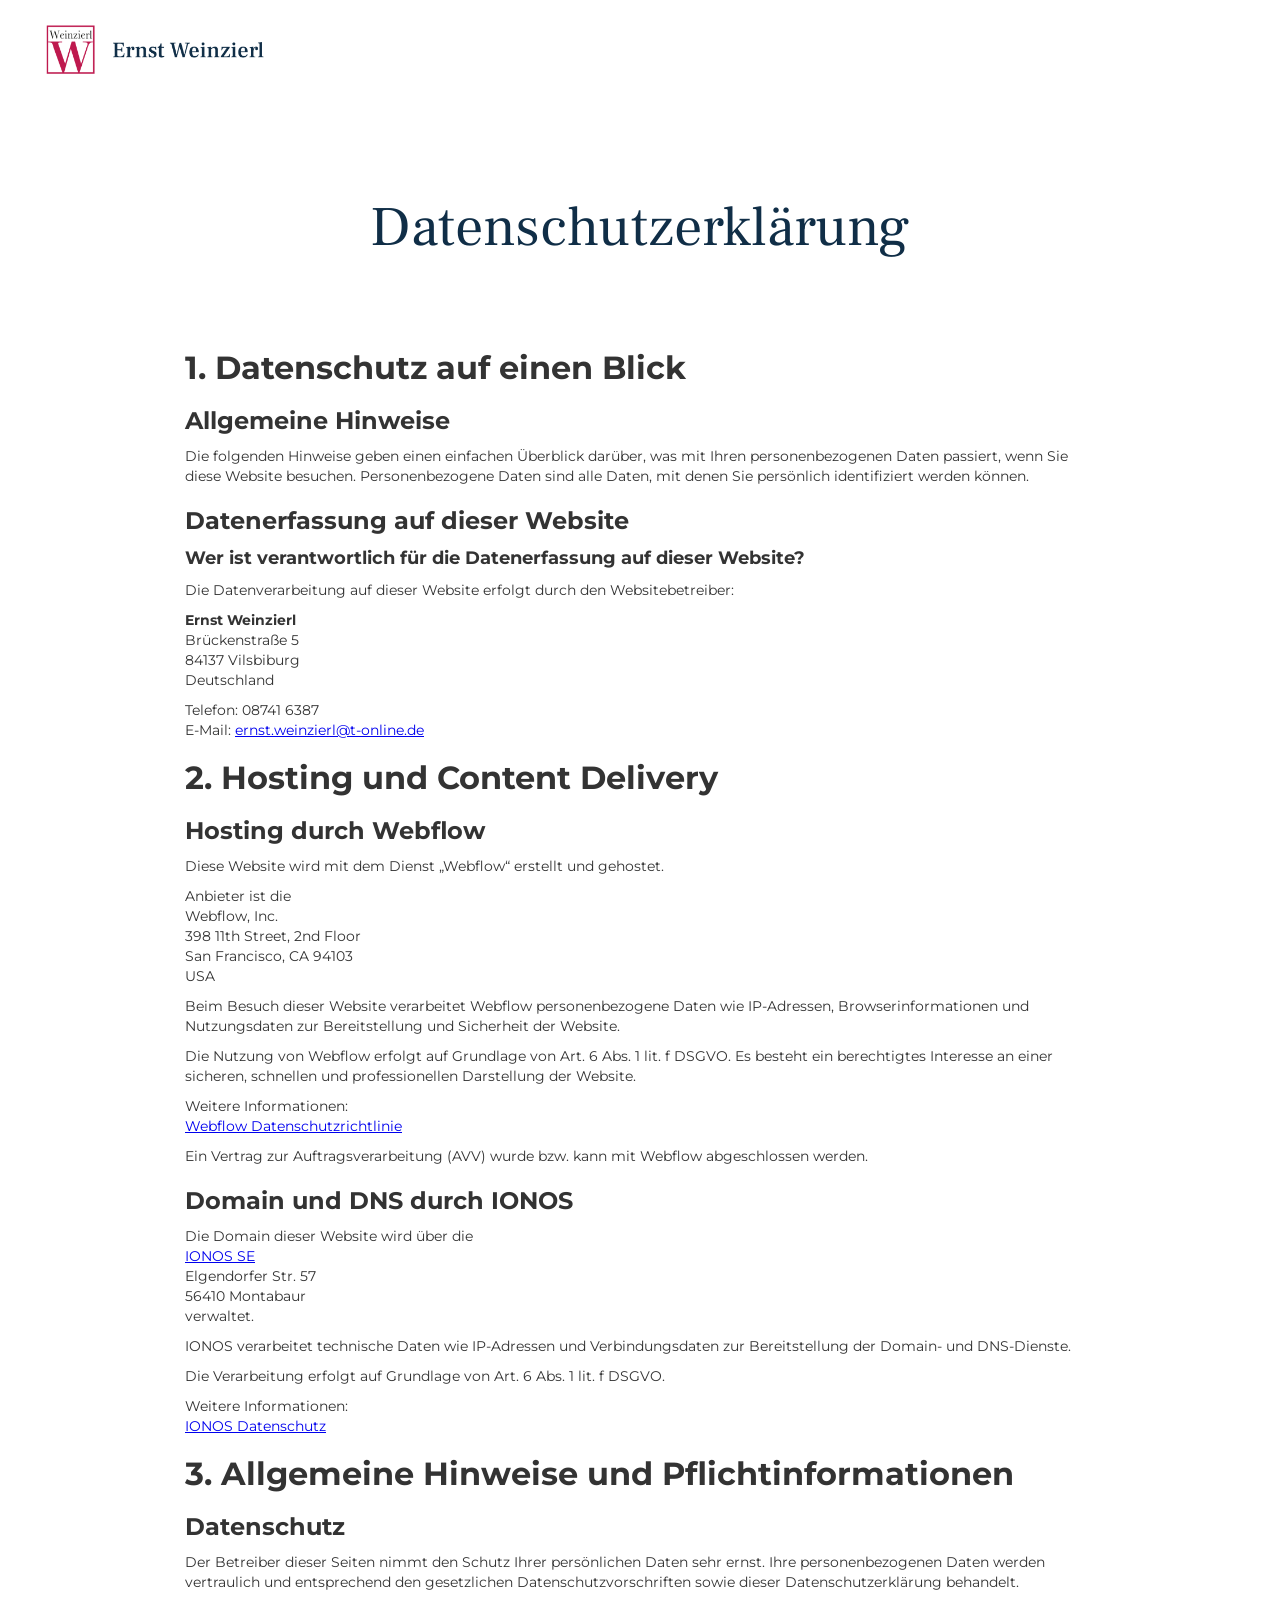
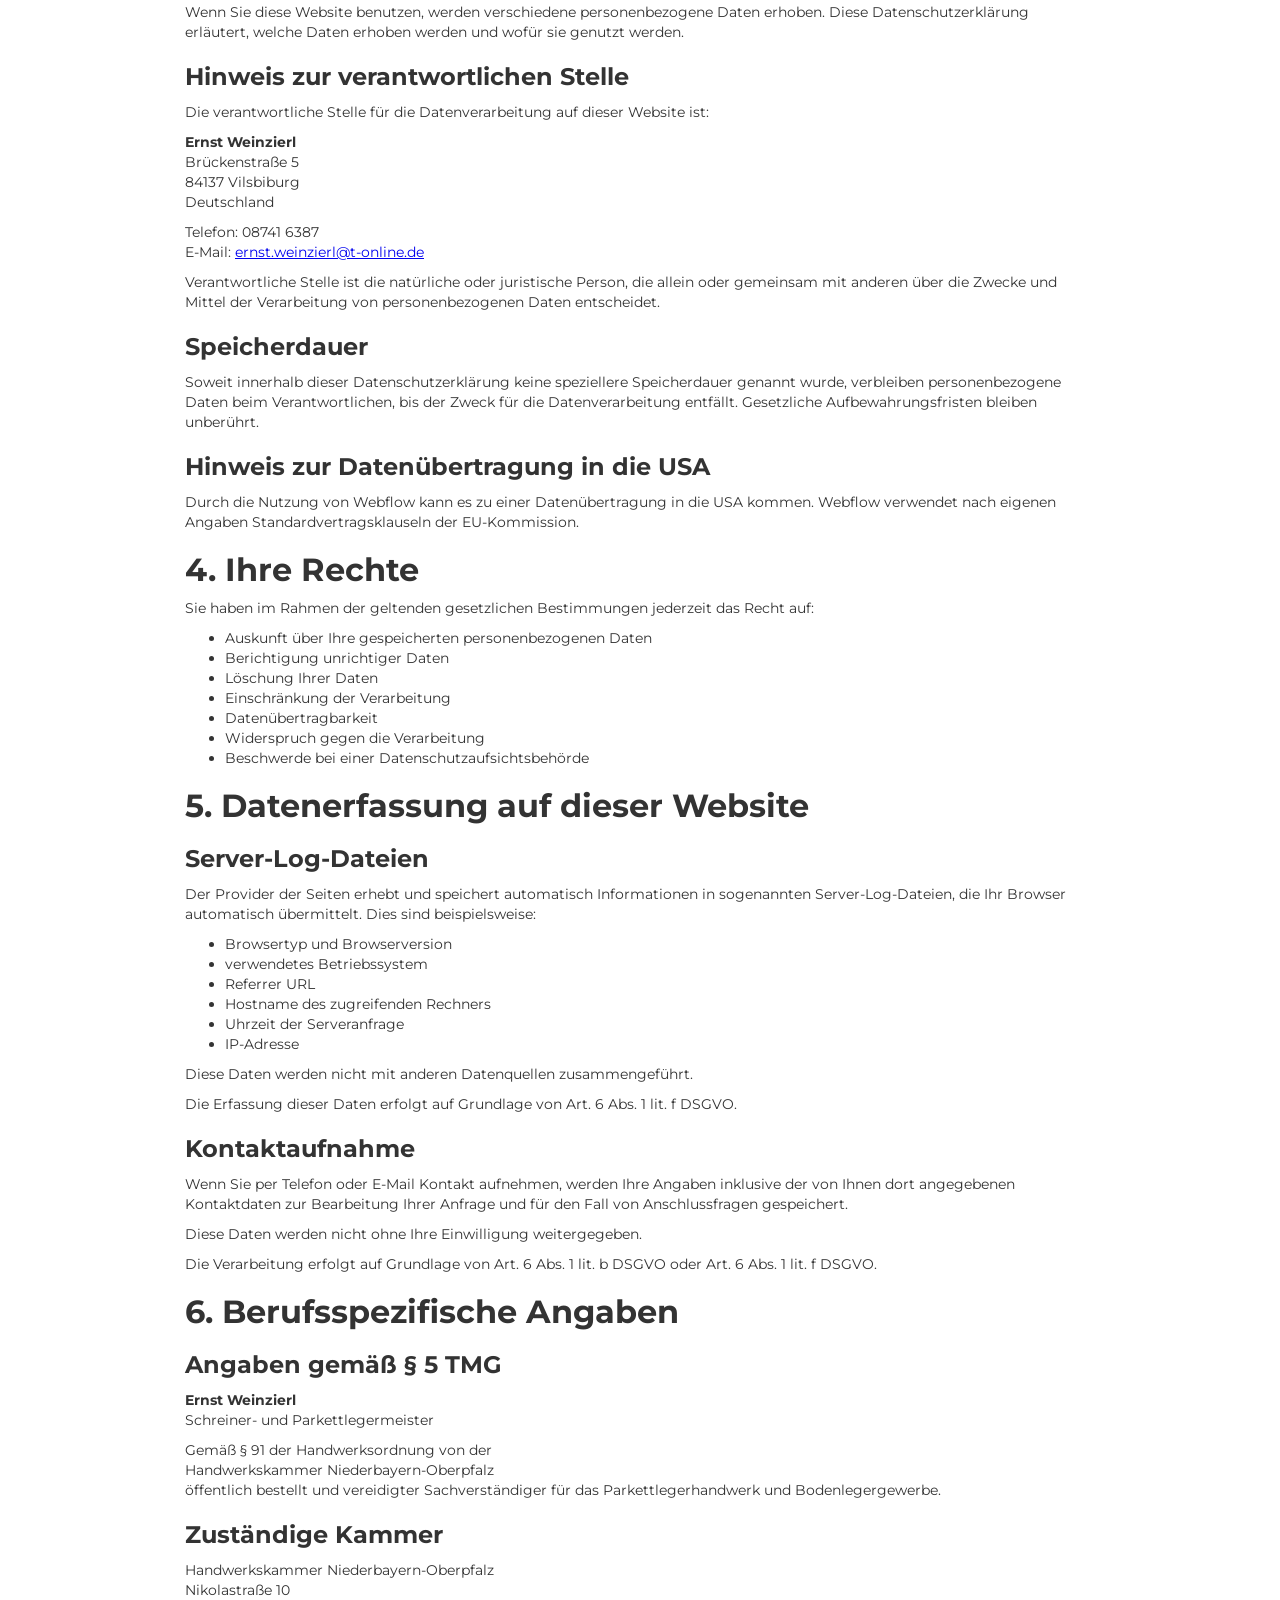
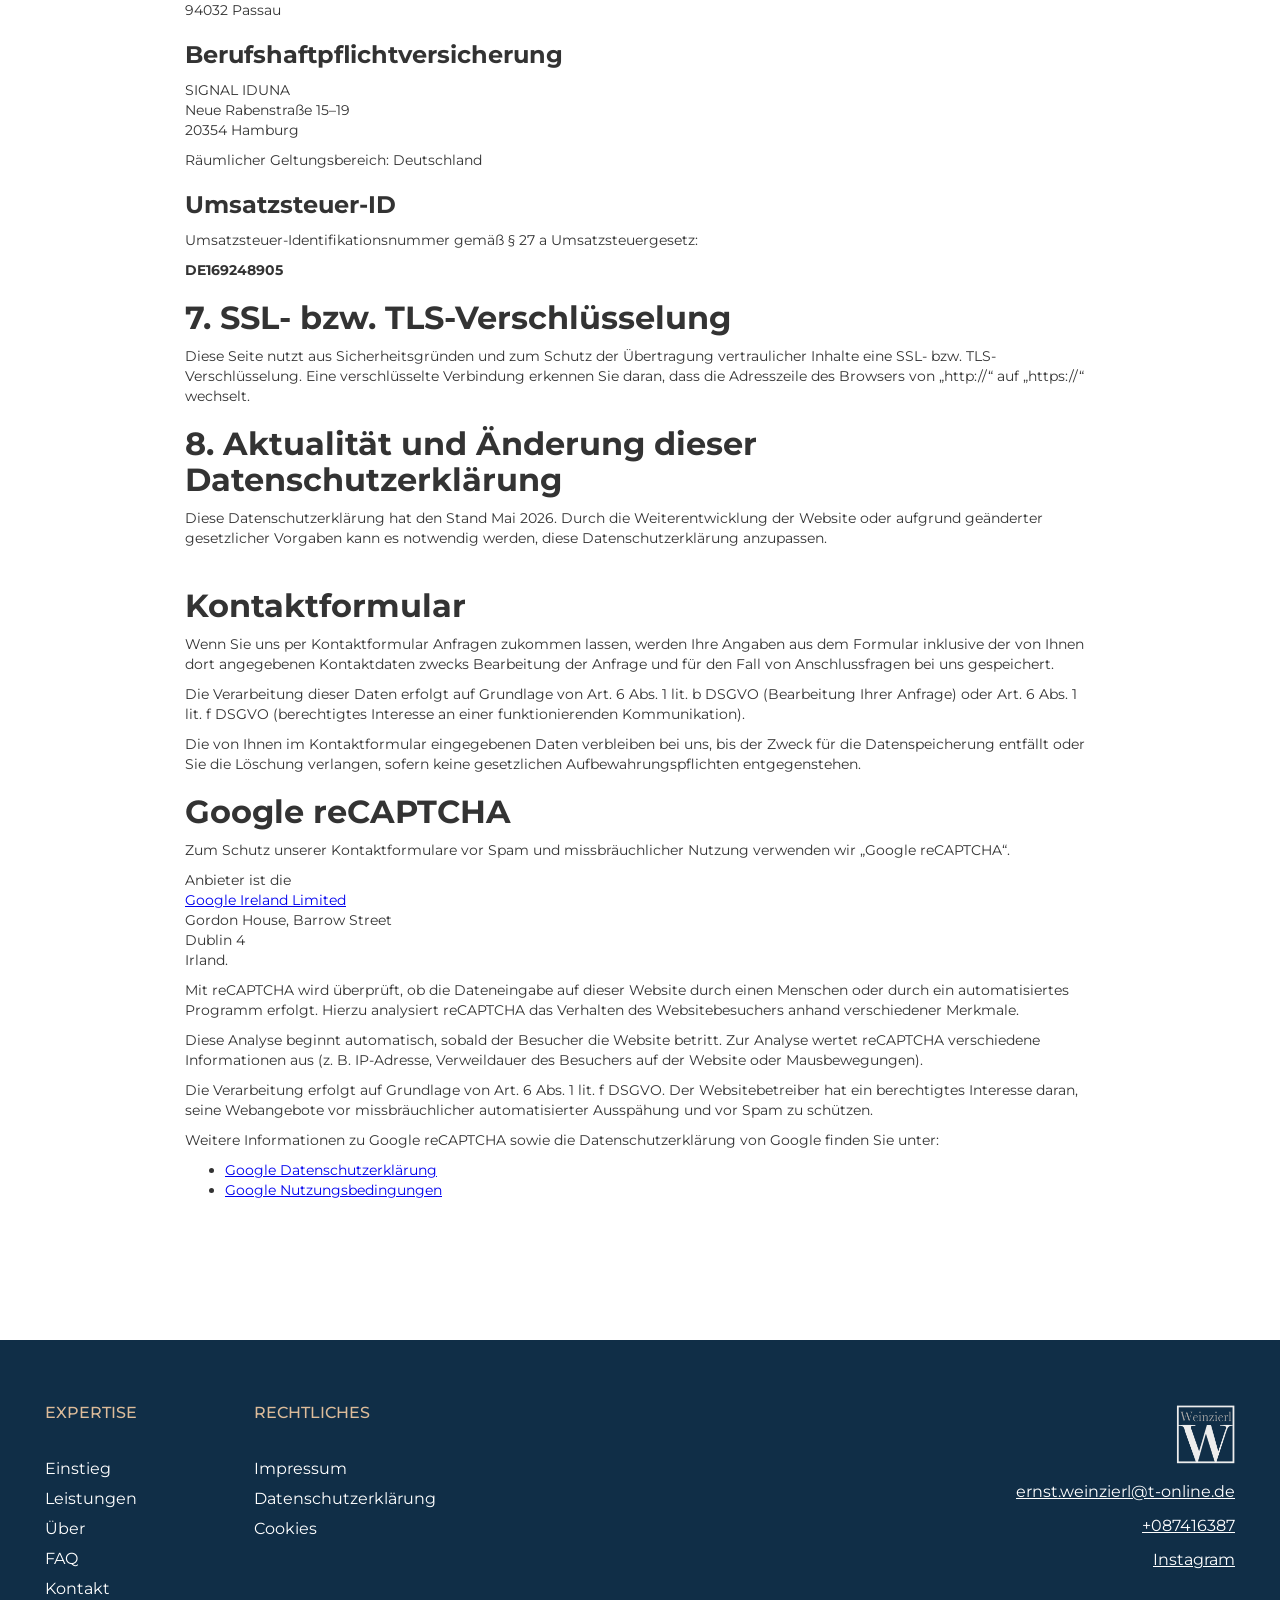
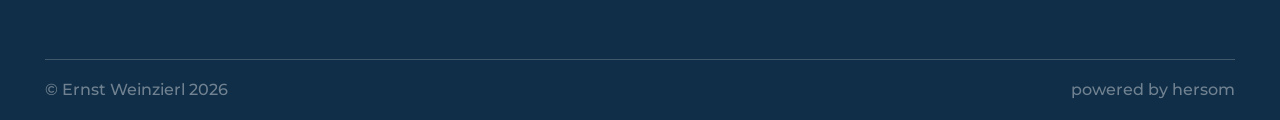
<file: datenschutz.html>
<!DOCTYPE html><!--  This site was created in Webflow. https://webflow.com  --><!--  Last Published: Tue Jun 23 2026 15:40:16 GMT+0000 (Coordinated Universal Time)  -->
<html data-wf-page="69fca55ddc544abcb2029208" data-wf-site="6755c5fa307465d0d45eb15b" lang="de">
<head>
  <meta charset="utf-8">
  <title>Datenschutz</title>
  <meta content="Datenschutz" property="og:title">
  <meta content="Datenschutz" name="twitter:title">
  <meta content="width=device-width, initial-scale=1" name="viewport">
  <meta content="Webflow" name="generator">
  <link href="css/normalize.css" rel="stylesheet" type="text/css">
  <link href="css/webflow.css" rel="stylesheet" type="text/css">
  <link href="css/sachverstandiger-weinzierl.webflow.css" rel="stylesheet" type="text/css">
  <script type="text/javascript">!function(o,c){var n=c.documentElement,t=" w-mod-";n.className+=t+"js",("ontouchstart"in o||o.DocumentTouch&&c instanceof DocumentTouch)&&(n.className+=t+"touch")}(window,document);</script>
  <link href="images/favicon.png" rel="shortcut icon" type="image/x-icon">
  <link href="images/webclip.png" rel="apple-touch-icon">
</head>
<body>
  <div data-animation="default" data-collapse="medium" data-duration="400" data-easing="ease" data-easing2="ease" role="banner" class="navbar w-nav">
    <div class="navigation-container w-container">
      <a href="index.html" class="brand w-nav-brand"><img src="images/Group-10.png" loading="lazy" alt="Weinzierl Logo" class="image-2"></a>
      <div class="w-nav-button">
        <div class="w-icon-nav-menu"></div>
      </div>
    </div>
  </div>
  <div class="main-wrapper">
    <section id="Kontakt" class="section large">
      <div class="container max-width flexcenter">
        <div class="heading-wrap botmargin">
          <h2 class="h2-style">Datenschutz­erklärung</h2>
        </div>
        <div class="legal-richt-text w-richtext">
          <h2>1. Datenschutz auf einen Blick</h2>
          <h3>Allgemeine Hinweise</h3>
          <p>Die folgenden Hinweise geben einen einfachen Überblick darüber, was mit Ihren personenbezogenen Daten passiert, wenn Sie diese Website besuchen. Personenbezogene Daten sind alle Daten, mit denen Sie persönlich identifiziert werden können.</p>
          <h3>Datenerfassung auf dieser Website</h3>
          <h4>Wer ist verantwortlich für die Datenerfassung auf dieser Website?</h4>
          <p>Die Datenverarbeitung auf dieser Website erfolgt durch den Websitebetreiber:</p>
          <p><strong>Ernst Weinzierl</strong><br>Brückenstraße 5<br>84137 Vilsbiburg<br>Deutschland</p>
          <p>Telefon: 08741 6387<br>E-Mail: <a href="#">ernst.weinzierl@t-online.de</a>
          </p>
          <h2>2. Hosting und Content Delivery</h2>
          <h3>Hosting durch Webflow</h3>
          <p>Diese Website wird mit dem Dienst „Webflow“ erstellt und gehostet.</p>
          <p>Anbieter ist die<br>Webflow, Inc.<br>398 11th Street, 2nd Floor<br>San Francisco, CA 94103<br>USA</p>
          <p>Beim Besuch dieser Website verarbeitet Webflow personenbezogene Daten wie IP-Adressen, Browserinformationen und Nutzungsdaten zur Bereitstellung und Sicherheit der Website.</p>
          <p>Die Nutzung von Webflow erfolgt auf Grundlage von Art. 6 Abs. 1 lit. f DSGVO. Es besteht ein berechtigtes Interesse an einer sicheren, schnellen und professionellen Darstellung der Website.</p>
          <p>Weitere Informationen:<br>
            <a target="_blank" href="https://webflow.com/legal/privacy?utm_source=chatgpt.com">Webflow Datenschutzrichtlinie</a>
          </p>
          <p>Ein Vertrag zur Auftragsverarbeitung (AVV) wurde bzw. kann mit Webflow abgeschlossen werden.</p>
          <h3>Domain und DNS durch IONOS</h3>
          <p>Die Domain dieser Website wird über die<br>
            <a target="_blank" href="https://www.ionos.de?utm_source=chatgpt.com">IONOS SE</a><br>Elgendorfer Str. 57<br>56410 Montabaur<br>verwaltet.
          </p>
          <p>IONOS verarbeitet technische Daten wie IP-Adressen und Verbindungsdaten zur Bereitstellung der Domain- und DNS-Dienste.</p>
          <p>Die Verarbeitung erfolgt auf Grundlage von Art. 6 Abs. 1 lit. f DSGVO.</p>
          <p>Weitere Informationen:<br>
            <a target="_blank" href="https://www.ionos.de/terms-gtc/datenschutzerklaerung/?utm_source=chatgpt.com">IONOS Datenschutz</a>
          </p>
          <h2>3. Allgemeine Hinweise und Pflichtinformationen</h2>
          <h3>Datenschutz</h3>
          <p>Der Betreiber dieser Seiten nimmt den Schutz Ihrer persönlichen Daten sehr ernst. Ihre personenbezogenen Daten werden vertraulich und entsprechend den gesetzlichen Datenschutzvorschriften sowie dieser Datenschutzerklärung behandelt.</p>
          <p>Wenn Sie diese Website benutzen, werden verschiedene personenbezogene Daten erhoben. Diese Datenschutzerklärung erläutert, welche Daten erhoben werden und wofür sie genutzt werden.</p>
          <h3>Hinweis zur verantwortlichen Stelle</h3>
          <p>Die verantwortliche Stelle für die Datenverarbeitung auf dieser Website ist:</p>
          <p><strong>Ernst Weinzierl</strong><br>Brückenstraße 5<br>84137 Vilsbiburg<br>Deutschland</p>
          <p>Telefon: 08741 6387<br>E-Mail: <a href="#">ernst.weinzierl@t-online.de</a>
          </p>
          <p>Verantwortliche Stelle ist die natürliche oder juristische Person, die allein oder gemeinsam mit anderen über die Zwecke und Mittel der Verarbeitung von personenbezogenen Daten entscheidet.</p>
          <h3>Speicherdauer</h3>
          <p>Soweit innerhalb dieser Datenschutzerklärung keine speziellere Speicherdauer genannt wurde, verbleiben personenbezogene Daten beim Verantwortlichen, bis der Zweck für die Datenverarbeitung entfällt. Gesetzliche Aufbewahrungsfristen bleiben unberührt.</p>
          <h3>Hinweis zur Datenübertragung in die USA</h3>
          <p>Durch die Nutzung von Webflow kann es zu einer Datenübertragung in die USA kommen. Webflow verwendet nach eigenen Angaben Standardvertragsklauseln der EU-Kommission.</p>
          <h2>4. Ihre Rechte</h2>
          <p>Sie haben im Rahmen der geltenden gesetzlichen Bestimmungen jederzeit das Recht auf:</p>
          <ul role="list">
            <li>Auskunft über Ihre gespeicherten personenbezogenen Daten</li>
            <li>Berichtigung unrichtiger Daten</li>
            <li>Löschung Ihrer Daten</li>
            <li>Einschränkung der Verarbeitung</li>
            <li>Datenübertragbarkeit</li>
            <li>Widerspruch gegen die Verarbeitung</li>
            <li>Beschwerde bei einer Datenschutzaufsichtsbehörde</li>
          </ul>
          <h2>5. Datenerfassung auf dieser Website</h2>
          <h3>Server-Log-Dateien</h3>
          <p>Der Provider der Seiten erhebt und speichert automatisch Informationen in sogenannten Server-Log-Dateien, die Ihr Browser automatisch übermittelt. Dies sind beispielsweise:</p>
          <ul role="list">
            <li>Browsertyp und Browserversion</li>
            <li>verwendetes Betriebssystem</li>
            <li>Referrer URL</li>
            <li>Hostname des zugreifenden Rechners</li>
            <li>Uhrzeit der Serveranfrage</li>
            <li>IP-Adresse</li>
          </ul>
          <p>Diese Daten werden nicht mit anderen Datenquellen zusammengeführt.</p>
          <p>Die Erfassung dieser Daten erfolgt auf Grundlage von Art. 6 Abs. 1 lit. f DSGVO.</p>
          <h3>Kontaktaufnahme</h3>
          <p>Wenn Sie per Telefon oder E-Mail Kontakt aufnehmen, werden Ihre Angaben inklusive der von Ihnen dort angegebenen Kontaktdaten zur Bearbeitung Ihrer Anfrage und für den Fall von Anschlussfragen gespeichert.</p>
          <p>Diese Daten werden nicht ohne Ihre Einwilligung weitergegeben.</p>
          <p>Die Verarbeitung erfolgt auf Grundlage von Art. 6 Abs. 1 lit. b DSGVO oder Art. 6 Abs. 1 lit. f DSGVO.</p>
          <h2>6. Berufsspezifische Angaben</h2>
          <h3>Angaben gemäß § 5 TMG</h3>
          <p><strong>Ernst Weinzierl</strong><br>Schreiner- und Parkettlegermeister</p>
          <p>Gemäß § 91 der Handwerksordnung von der<br>Handwerkskammer Niederbayern-Oberpfalz<br>öffentlich bestellt und vereidigter Sachverständiger für das Parkettlegerhandwerk und Bodenlegergewerbe.</p>
          <h3>Zuständige Kammer</h3>
          <p>Handwerkskammer Niederbayern-Oberpfalz<br>Nikolastraße 10<br>94032 Passau</p>
          <h3>Berufshaftpflichtversicherung</h3>
          <p>SIGNAL IDUNA<br>Neue Rabenstraße 15–19<br>20354 Hamburg</p>
          <p>Räumlicher Geltungsbereich: Deutschland</p>
          <h3>Umsatzsteuer-ID</h3>
          <p>Umsatzsteuer-Identifikationsnummer gemäß § 27 a Umsatzsteuergesetz:</p>
          <p><strong>DE169248905</strong></p>
          <h2>7. SSL- bzw. TLS-Verschlüsselung</h2>
          <p>Diese Seite nutzt aus Sicherheitsgründen und zum Schutz der Übertragung vertraulicher Inhalte eine SSL- bzw. TLS-Verschlüsselung. Eine verschlüsselte Verbindung erkennen Sie daran, dass die Adresszeile des Browsers von „http://“ auf „https://“ wechselt.</p>
          <h2>8. Aktualität und Änderung dieser Datenschutzerklärung</h2>
          <p>Diese Datenschutzerklärung hat den Stand Mai 2026. Durch die Weiterentwicklung der Website oder aufgrund geänderter gesetzlicher Vorgaben kann es notwendig werden, diese Datenschutzerklärung anzupassen.<br>‍</p>
          <h2>Kontaktformular</h2>
          <p>Wenn Sie uns per Kontaktformular Anfragen zukommen lassen, werden Ihre Angaben aus dem Formular inklusive der von Ihnen dort angegebenen Kontaktdaten zwecks Bearbeitung der Anfrage und für den Fall von Anschlussfragen bei uns gespeichert.</p>
          <p>Die Verarbeitung dieser Daten erfolgt auf Grundlage von Art. 6 Abs. 1 lit. b DSGVO (Bearbeitung Ihrer Anfrage) oder Art. 6 Abs. 1 lit. f DSGVO (berechtigtes Interesse an einer funktionierenden Kommunikation).</p>
          <p>Die von Ihnen im Kontaktformular eingegebenen Daten verbleiben bei uns, bis der Zweck für die Datenspeicherung entfällt oder Sie die Löschung verlangen, sofern keine gesetzlichen Aufbewahrungspflichten entgegenstehen.</p>
          <h2>Google reCAPTCHA</h2>
          <p>Zum Schutz unserer Kontaktformulare vor Spam und missbräuchlicher Nutzung verwenden wir „Google reCAPTCHA“.</p>
          <p>Anbieter ist die<br>
            <a target="_blank" href="https://policies.google.com/privacy?utm_source=chatgpt.com">Google Ireland Limited</a><br>Gordon House, Barrow Street<br>Dublin 4<br>Irland.
          </p>
          <p>Mit reCAPTCHA wird überprüft, ob die Dateneingabe auf dieser Website durch einen Menschen oder durch ein automatisiertes Programm erfolgt. Hierzu analysiert reCAPTCHA das Verhalten des Websitebesuchers anhand verschiedener Merkmale.</p>
          <p>Diese Analyse beginnt automatisch, sobald der Besucher die Website betritt. Zur Analyse wertet reCAPTCHA verschiedene Informationen aus (z. B. IP-Adresse, Verweildauer des Besuchers auf der Website oder Mausbewegungen).</p>
          <p>Die Verarbeitung erfolgt auf Grundlage von Art. 6 Abs. 1 lit. f DSGVO. Der Websitebetreiber hat ein berechtigtes Interesse daran, seine Webangebote vor missbräuchlicher automatisierter Ausspähung und vor Spam zu schützen.</p>
          <p>Weitere Informationen zu Google reCAPTCHA sowie die Datenschutzerklärung von Google finden Sie unter:</p>
          <ul role="list">
            <li>
              <a target="_blank" href="https://policies.google.com/privacy?utm_source=chatgpt.com">Google Datenschutzerklärung</a>
            </li>
            <li>
              <a target="_blank" href="https://policies.google.com/terms?utm_source=chatgpt.com">Google Nutzungsbedingungen</a>
            </li>
          </ul>
          <p>‍</p>
        </div>
      </div>
    </section>
    <footer class="section main footer">
      <div class="container">
        <div class="w-layout-grid footer-grid">
          <div class="footer-links-list">
            <div class="eyebrow">Expertise</div>
            <div class="footer-links-wrap">
              <a href="#" class="footer-link">Einstieg</a>
              <a href="#" class="footer-link">Leistungen</a>
              <a href="#" class="footer-link">Über</a>
              <a href="#" class="footer-link">FAQ</a>
              <a href="#" class="footer-link">Kontakt</a>
            </div>
          </div>
          <div class="footer-links-list">
            <div class="eyebrow">Rechtliches</div>
            <div class="footer-links-wrap">
              <a href="impressum.html" class="footer-link">Impressum</a>
              <a href="datenschutz.html" aria-current="page" class="footer-link w--current">Datenschutzerklärung</a>
              <a href="datenschutz.html" aria-current="page" class="footer-link w--current">Cookies</a>
            </div>
          </div>
          <div class="footer-content-right"><img loading="lazy" src="images/image-8.png" alt="" class="image-4">
            <a href="mailto:info@fussboeden-weinzierl.de?subject=Nachriccht%20von%20Website%20Besucher" class="contact-text-link">ernst.weinzierl@t-online.de</a>
            <a href="#" class="contact-text-link">+087416387</a>
            <a href="https://www.instagram.com/ernst.weinzierl/" class="contact-text-link">Instagram</a>
          </div>
        </div>
        <div class="divider-white"></div>
        <div class="footer-bot-line">
          <div class="footer-text">© Ernst Weinzierl 2026</div>
          <div class="footer-text">powered by <a href="https://hersomdesign.com" target="_blank" class="link-2">hersom</a>
          </div>
        </div>
      </div>
    </footer>
  </div>
  <script src="https://d3e54v103j8qbb.cloudfront.net/js/jquery-3.5.1.min.dc5e7f18c8.js?site=6755c5fa307465d0d45eb15b" type="text/javascript" integrity="sha256-9/aliU8dGd2tb6OSsuzixeV4y/faTqgFtohetphbbj0=" crossorigin="anonymous"></script>
  <script src="js/webflow.js" type="text/javascript"></script>
  <script type="text/javascript" charset="UTF-8" src="https://cdn.cookie-script.com/s/e84b2c47798969f5a72ca1d0c6caa7c4.js"></script>
</body>
</html>
</file>
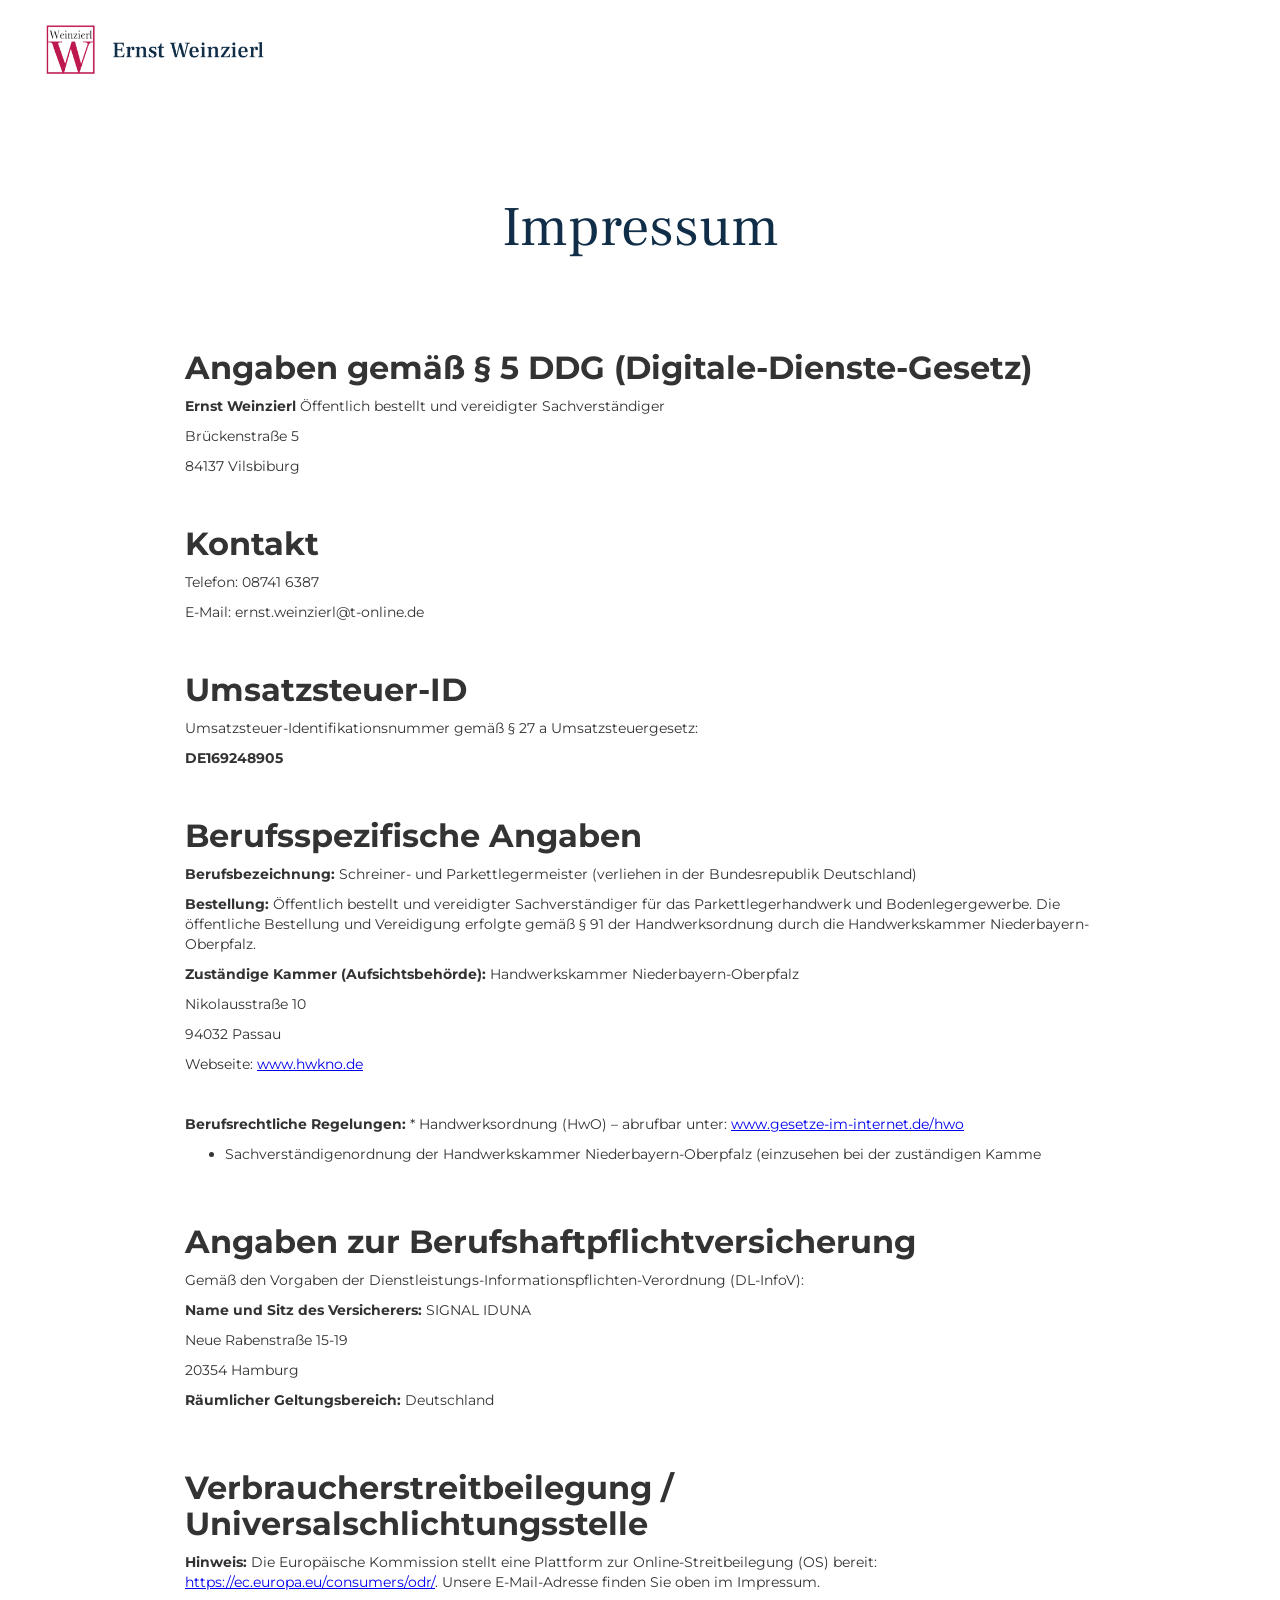
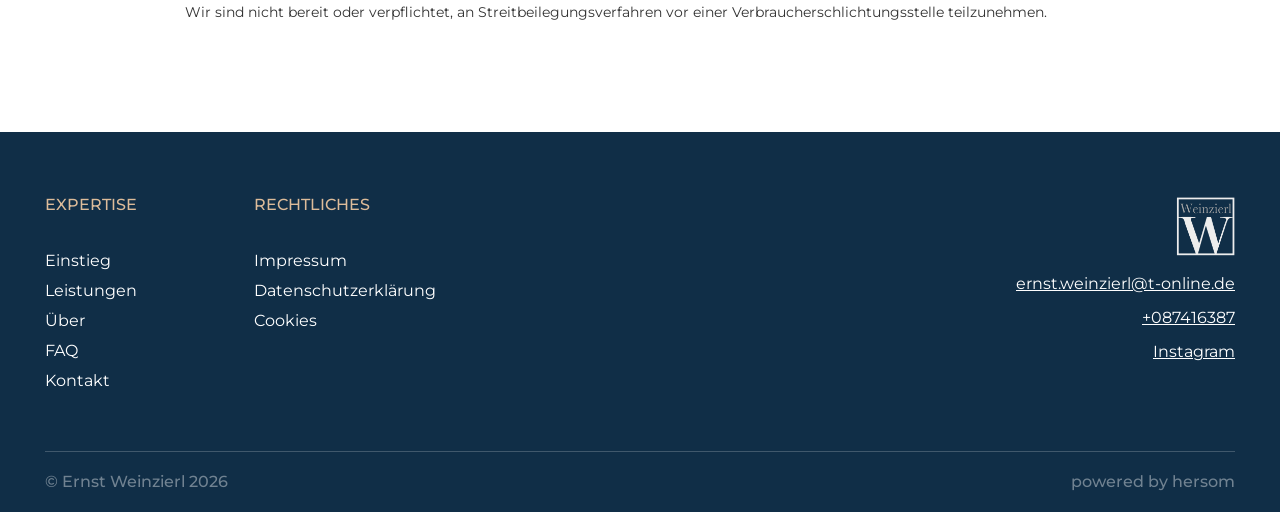
<file: impressum.html>
<!DOCTYPE html><!--  This site was created in Webflow. https://webflow.com  --><!--  Last Published: Tue Jun 23 2026 15:40:16 GMT+0000 (Coordinated Universal Time)  -->
<html data-wf-page="6a0c33202d8621b2f5f755f5" data-wf-site="6755c5fa307465d0d45eb15b" lang="de">
<head>
  <meta charset="utf-8">
  <title>Impressum</title>
  <meta content="Impressum" property="og:title">
  <meta content="Impressum" name="twitter:title">
  <meta content="width=device-width, initial-scale=1" name="viewport">
  <meta content="Webflow" name="generator">
  <link href="css/normalize.css" rel="stylesheet" type="text/css">
  <link href="css/webflow.css" rel="stylesheet" type="text/css">
  <link href="css/sachverstandiger-weinzierl.webflow.css" rel="stylesheet" type="text/css">
  <script type="text/javascript">!function(o,c){var n=c.documentElement,t=" w-mod-";n.className+=t+"js",("ontouchstart"in o||o.DocumentTouch&&c instanceof DocumentTouch)&&(n.className+=t+"touch")}(window,document);</script>
  <link href="images/favicon.png" rel="shortcut icon" type="image/x-icon">
  <link href="images/webclip.png" rel="apple-touch-icon">
</head>
<body>
  <div data-animation="default" data-collapse="medium" data-duration="400" data-easing="ease" data-easing2="ease" role="banner" class="navbar w-nav">
    <div class="navigation-container w-container">
      <a href="index.html" class="brand w-nav-brand"><img src="images/Group-10.png" loading="lazy" alt="Weinzierl Logo" class="image-2"></a>
      <div class="w-nav-button">
        <div class="w-icon-nav-menu"></div>
      </div>
    </div>
  </div>
  <div class="main-wrapper">
    <section id="Kontakt" class="section large">
      <div class="container max-width flexcenter">
        <div class="heading-wrap botmargin">
          <h2 class="h2-style">Impressum</h2>
        </div>
        <div class="legal-richt-text w-richtext">
          <h2>Angaben gemäß § 5 DDG (Digitale-Dienste-Gesetz)</h2>
          <p><strong>Ernst Weinzierl</strong> Öffentlich bestellt und vereidigter Sachverständiger</p>
          <p>Brückenstraße 5</p>
          <p>84137 Vilsbiburg</p>
          <p>‍</p>
          <h2>Kontakt</h2>
          <p>Telefon: 08741 6387</p>
          <p>E-Mail: ernst.weinzierl@t-online.de</p>
          <p>‍</p>
          <h2>Umsatzsteuer-ID</h2>
          <p>Umsatzsteuer-Identifikationsnummer gemäß § 27 a Umsatzsteuergesetz:</p>
          <p><strong>DE169248905</strong></p>
          <p>‍</p>
          <h2>Berufsspezifische Angaben</h2>
          <p><strong>Berufsbezeichnung:</strong> Schreiner- und Parkettlegermeister (verliehen in der Bundesrepublik Deutschland)</p>
          <p><strong>Bestellung:</strong> Öffentlich bestellt und vereidigter Sachverständiger für das Parkettlegerhandwerk und Bodenlegergewerbe. Die öffentliche Bestellung und Vereidigung erfolgte gemäß § 91 der Handwerksordnung durch die Handwerkskammer Niederbayern-Oberpfalz.</p>
          <p><strong>Zuständige Kammer (Aufsichtsbehörde):</strong> Handwerkskammer Niederbayern-Oberpfalz</p>
          <p>Nikolausstraße 10</p>
          <p>94032 Passau</p>
          <p>Webseite: <a href="https://www.hwkno.de" target="_blank">www.hwkno.de</a>
          </p>
          <p>‍</p>
          <p><strong>Berufsrechtliche Regelungen:</strong> * Handwerksordnung (HwO) – abrufbar unter: <a target="_blank" href="https://www.google.com/search?q=https://www.gesetze-im-internet.de/hwo&amp;authuser=1">www.gesetze-im-internet.de/hwo</a>
          </p>
          <ul role="list">
            <li>Sachverständigenordnung der Handwerkskammer Niederbayern-Oberpfalz (einzusehen bei der zuständigen Kamme<br><br>‍</li>
          </ul>
          <h2>Angaben zur Berufshaftpflichtversicherung</h2>
          <p>Gemäß den Vorgaben der Dienstleistungs-Informationspflichten-Verordnung (DL-InfoV):</p>
          <p><strong>Name und Sitz des Versicherers:</strong> SIGNAL IDUNA</p>
          <p>Neue Rabenstraße 15-19</p>
          <p>20354 Hamburg</p>
          <p><strong>Räumlicher Geltungsbereich:</strong> Deutschland<br><br>‍</p>
          <h2>Verbraucherstreitbeilegung / Universalschlichtungsstelle</h2>
          <p><strong>Hinweis:</strong> Die Europäische Kommission stellt eine Plattform zur Online-Streitbeilegung (OS) bereit: <a target="_blank" href="https://ec.europa.eu/consumers/odr/">https://ec.europa.eu/consumers/odr/</a>. Unsere E-Mail-Adresse finden Sie oben im Impressum.</p>
          <p>Wir sind nicht bereit oder verpflichtet, an Streitbeilegungsverfahren vor einer Verbraucherschlichtungsstelle teilzunehmen.</p>
        </div>
      </div>
    </section>
    <footer class="section main footer">
      <div class="container">
        <div class="w-layout-grid footer-grid">
          <div class="footer-links-list">
            <div class="eyebrow">Expertise</div>
            <div class="footer-links-wrap">
              <a href="#" class="footer-link">Einstieg</a>
              <a href="#" class="footer-link">Leistungen</a>
              <a href="#" class="footer-link">Über</a>
              <a href="#" class="footer-link">FAQ</a>
              <a href="#" class="footer-link">Kontakt</a>
            </div>
          </div>
          <div class="footer-links-list">
            <div class="eyebrow">Rechtliches</div>
            <div class="footer-links-wrap">
              <a href="impressum.html" aria-current="page" class="footer-link w--current">Impressum</a>
              <a href="datenschutz.html" class="footer-link">Datenschutzerklärung</a>
              <a href="datenschutz.html" class="footer-link">Cookies</a>
            </div>
          </div>
          <div class="footer-content-right"><img loading="lazy" src="images/image-8.png" alt="" class="image-4">
            <a href="mailto:info@fussboeden-weinzierl.de?subject=Nachriccht%20von%20Website%20Besucher" class="contact-text-link">ernst.weinzierl@t-online.de</a>
            <a href="#" class="contact-text-link">+087416387</a>
            <a href="https://www.instagram.com/ernst.weinzierl/" class="contact-text-link">Instagram</a>
          </div>
        </div>
        <div class="divider-white"></div>
        <div class="footer-bot-line">
          <div class="footer-text">© Ernst Weinzierl 2026</div>
          <div class="footer-text">powered by <a href="https://hersomdesign.com" target="_blank" class="link-2">hersom</a>
          </div>
        </div>
      </div>
    </footer>
  </div>
  <script src="https://d3e54v103j8qbb.cloudfront.net/js/jquery-3.5.1.min.dc5e7f18c8.js?site=6755c5fa307465d0d45eb15b" type="text/javascript" integrity="sha256-9/aliU8dGd2tb6OSsuzixeV4y/faTqgFtohetphbbj0=" crossorigin="anonymous"></script>
  <script src="js/webflow.js" type="text/javascript"></script>
  <script type="text/javascript" charset="UTF-8" src="https://cdn.cookie-script.com/s/e84b2c47798969f5a72ca1d0c6caa7c4.js"></script>
</body>
</html>
</file>
<file: css/webflow.css>
@font-face {
  font-family: 'webflow-icons';
  src: url("[data-uri]") format('truetype');
  font-weight: normal;
  font-style: normal;
}
[class^="w-icon-"],
[class*=" w-icon-"] {
  /* use !important to prevent issues with browser extensions that change fonts */
  font-family: 'webflow-icons' !important;
  speak: none;
  font-style: normal;
  font-weight: normal;
  font-variant: normal;
  text-transform: none;
  line-height: 1;
  /* Better Font Rendering =========== */
  -webkit-font-smoothing: antialiased;
  -moz-osx-font-smoothing: grayscale;
}
.w-icon-slider-right:before {
  content: "\e600";
}
.w-icon-slider-left:before {
  content: "\e601";
}
.w-icon-nav-menu:before {
  content: "\e602";
}
.w-icon-arrow-down:before,
.w-icon-dropdown-toggle:before {
  content: "\e603";
}
.w-icon-file-upload-remove:before {
  content: "\e900";
}
.w-icon-file-upload-icon:before {
  content: "\e903";
}
* {
  -webkit-box-sizing: border-box;
  -moz-box-sizing: border-box;
  box-sizing: border-box;
}
html {
  height: 100%;
}
body {
  margin: 0;
  min-height: 100%;
  background-color: #fff;
  font-family: Arial, sans-serif;
  font-size: 14px;
  line-height: 20px;
  color: #333;
}
img {
  max-width: 100%;
  vertical-align: middle;
  display: inline-block;
}
html.w-mod-touch * {
  background-attachment: scroll !important;
}
.w-block {
  display: block;
}
.w-inline-block {
  max-width: 100%;
  display: inline-block;
}
.w-clearfix:before,
.w-clearfix:after {
  content: " ";
  display: table;
  grid-column-start: 1;
  grid-row-start: 1;
  grid-column-end: 2;
  grid-row-end: 2;
}
.w-clearfix:after {
  clear: both;
}
.w-hidden {
  display: none;
}
.w-button {
  display: inline-block;
  padding: 9px 15px;
  background-color: #3898EC;
  color: white;
  border: 0;
  line-height: inherit;
  text-decoration: none;
  cursor: pointer;
  border-radius: 0;
}
input.w-button {
  -webkit-appearance: button;
}
html[data-w-dynpage] [data-w-cloak] {
  color: transparent !important;
}
.w-code-block {
  margin: unset;
}
pre.w-code-block code {
  all: inherit;
}
pre.w-code-block code > span {
  display: block !important;
}
.w-optimization {
  display: contents;
}
.w-webflow-badge,
.w-webflow-badge > img {
  box-sizing: unset;
  width: unset;
  height: unset;
  max-height: unset;
  max-width: unset;
  min-height: unset;
  min-width: unset;
  margin: unset;
  padding: unset;
  float: unset;
  clear: unset;
  border: unset;
  border-radius: unset;
  background: unset;
  background-image: unset;
  background-position: unset;
  background-size: unset;
  background-repeat: unset;
  background-origin: unset;
  background-clip: unset;
  background-attachment: unset;
  background-color: unset;
  box-shadow: unset;
  transform: unset;
  transition: unset;
  direction: unset;
  font-family: unset;
  font-weight: unset;
  color: unset;
  font-size: unset;
  line-height: unset;
  font-style: unset;
  font-variant: unset;
  text-align: unset;
  letter-spacing: unset;
  text-decoration: unset;
  text-indent: unset;
  text-transform: unset;
  list-style-type: unset;
  text-shadow: unset;
  vertical-align: unset;
  cursor: unset;
  white-space: unset;
  word-break: unset;
  word-spacing: unset;
  word-wrap: unset;
}
.w-webflow-badge {
  position: fixed !important;
  display: inline-block !important;
  visibility: visible !important;
  opacity: 1 !important;
  z-index: 2147483647 !important;
  top: auto !important;
  right: 12px !important;
  bottom: 12px !important;
  left: auto !important;
  color: #aaadb0 !important;
  background-color: #fff !important;
  border-radius: 3px !important;
  padding: 6px !important;
  font-size: 12px !important;
  line-height: 14px !important;
  text-decoration: none !important;
  transform: none !important;
  margin: 0 !important;
  width: auto !important;
  height: auto !important;
  overflow: unset !important;
  white-space: nowrap;
  box-shadow: 0 0 0 1px rgba(0, 0, 0, 0.1), 0px 1px 3px rgba(0, 0, 0, 0.1);
  cursor: pointer;
}
.w-webflow-badge > img {
  position: unset;
  display: inline-block !important;
  visibility: unset !important;
  opacity: 1 !important;
  vertical-align: middle !important;
}
h1,
h2,
h3,
h4,
h5,
h6 {
  font-weight: bold;
  margin-bottom: 10px;
}
h1 {
  font-size: 38px;
  line-height: 44px;
  margin-top: 20px;
}
h2 {
  font-size: 32px;
  line-height: 36px;
  margin-top: 20px;
}
h3 {
  font-size: 24px;
  line-height: 30px;
  margin-top: 20px;
}
h4 {
  font-size: 18px;
  line-height: 24px;
  margin-top: 10px;
}
h5 {
  font-size: 14px;
  line-height: 20px;
  margin-top: 10px;
}
h6 {
  font-size: 12px;
  line-height: 18px;
  margin-top: 10px;
}
p {
  margin-top: 0;
  margin-bottom: 10px;
}
blockquote {
  margin: 0 0 10px 0;
  padding: 10px 20px;
  border-left: 5px solid #E2E2E2;
  font-size: 18px;
  line-height: 22px;
}
figure {
  margin: 0;
  margin-bottom: 10px;
}
figcaption {
  margin-top: 5px;
  text-align: center;
}
ul,
ol {
  margin-top: 0px;
  margin-bottom: 10px;
  padding-left: 40px;
}
.w-list-unstyled {
  padding-left: 0;
  list-style: none;
}
.w-embed:before,
.w-embed:after {
  content: " ";
  display: table;
  grid-column-start: 1;
  grid-row-start: 1;
  grid-column-end: 2;
  grid-row-end: 2;
}
.w-embed:after {
  clear: both;
}
.w-video {
  width: 100%;
  position: relative;
  padding: 0;
}
.w-video iframe,
.w-video object,
.w-video embed {
  position: absolute;
  top: 0;
  left: 0;
  width: 100%;
  height: 100%;
  border: none;
}
fieldset {
  padding: 0;
  margin: 0;
  border: 0;
}
button,
[type='button'],
[type='reset'] {
  border: 0;
  cursor: pointer;
  -webkit-appearance: button;
}
.w-form {
  margin: 0 0 15px;
}
.w-form-done {
  display: none;
  padding: 20px;
  text-align: center;
  background-color: #dddddd;
}
.w-form-fail {
  display: none;
  margin-top: 10px;
  padding: 10px;
  background-color: #ffdede;
}
label {
  display: block;
  margin-bottom: 5px;
  font-weight: bold;
}
.w-input,
.w-select {
  display: block;
  width: 100%;
  height: 38px;
  padding: 8px 12px;
  margin-bottom: 10px;
  font-size: 14px;
  line-height: 1.42857143;
  color: #333333;
  vertical-align: middle;
  background-color: #ffffff;
  border: 1px solid #cccccc;
}
.w-input::placeholder,
.w-select::placeholder {
  color: #999;
}
.w-input:focus,
.w-select:focus {
  border-color: #3898EC;
  outline: 0;
}
.w-input[disabled],
.w-select[disabled],
.w-input[readonly],
.w-select[readonly],
fieldset[disabled] .w-input,
fieldset[disabled] .w-select {
  cursor: not-allowed;
}
.w-input[disabled]:not(.w-input-disabled),
.w-select[disabled]:not(.w-input-disabled),
.w-input[readonly],
.w-select[readonly],
fieldset[disabled]:not(.w-input-disabled) .w-input,
fieldset[disabled]:not(.w-input-disabled) .w-select {
  background-color: #eeeeee;
}
textarea.w-input,
textarea.w-select {
  height: auto;
}
.w-select {
  background-color: #f3f3f3;
}
.w-select[multiple] {
  height: auto;
}
.w-form-label {
  display: inline-block;
  cursor: pointer;
  font-weight: normal;
  margin-bottom: 0px;
}
.w-radio {
  display: block;
  margin-bottom: 5px;
  padding-left: 20px;
}
.w-radio:before,
.w-radio:after {
  content: " ";
  display: table;
  grid-column-start: 1;
  grid-row-start: 1;
  grid-column-end: 2;
  grid-row-end: 2;
}
.w-radio:after {
  clear: both;
}
.w-radio-input {
  margin: 4px 0 0;
  line-height: normal;
  float: left;
  margin-left: -20px;
}
.w-radio-input {
  margin-top: 3px;
}
.w-file-upload {
  display: block;
  margin-bottom: 10px;
}
.w-file-upload-input {
  width: 0.1px;
  height: 0.1px;
  opacity: 0;
  overflow: hidden;
  position: absolute;
  z-index: -100;
}
.w-file-upload-default,
.w-file-upload-uploading,
.w-file-upload-success {
  display: inline-block;
  color: #333333;
}
.w-file-upload-error {
  display: block;
  margin-top: 10px;
}
.w-file-upload-default.w-hidden,
.w-file-upload-uploading.w-hidden,
.w-file-upload-error.w-hidden,
.w-file-upload-success.w-hidden {
  display: none;
}
.w-file-upload-uploading-btn {
  display: flex;
  font-size: 14px;
  font-weight: normal;
  cursor: pointer;
  margin: 0;
  padding: 8px 12px;
  border: 1px solid #cccccc;
  background-color: #fafafa;
}
.w-file-upload-file {
  display: flex;
  flex-grow: 1;
  justify-content: space-between;
  margin: 0;
  padding: 8px 9px 8px 11px;
  border: 1px solid #cccccc;
  background-color: #fafafa;
}
.w-file-upload-file-name {
  font-size: 14px;
  font-weight: normal;
  display: block;
}
.w-file-remove-link {
  margin-top: 3px;
  margin-left: 10px;
  width: auto;
  height: auto;
  padding: 3px;
  display: block;
  cursor: pointer;
}
.w-icon-file-upload-remove {
  margin: auto;
  font-size: 10px;
}
.w-file-upload-error-msg {
  display: inline-block;
  color: #ea384c;
  padding: 2px 0;
}
.w-file-upload-info {
  display: inline-block;
  line-height: 38px;
  padding: 0 12px;
}
.w-file-upload-label {
  display: inline-block;
  font-size: 14px;
  font-weight: normal;
  cursor: pointer;
  margin: 0;
  padding: 8px 12px;
  border: 1px solid #cccccc;
  background-color: #fafafa;
}
.w-icon-file-upload-icon,
.w-icon-file-upload-uploading {
  display: inline-block;
  margin-right: 8px;
  width: 20px;
}
.w-icon-file-upload-uploading {
  height: 20px;
}
.w-container {
  margin-left: auto;
  margin-right: auto;
  max-width: 940px;
}
.w-container:before,
.w-container:after {
  content: " ";
  display: table;
  grid-column-start: 1;
  grid-row-start: 1;
  grid-column-end: 2;
  grid-row-end: 2;
}
.w-container:after {
  clear: both;
}
.w-container .w-row {
  margin-left: -10px;
  margin-right: -10px;
}
.w-row:before,
.w-row:after {
  content: " ";
  display: table;
  grid-column-start: 1;
  grid-row-start: 1;
  grid-column-end: 2;
  grid-row-end: 2;
}
.w-row:after {
  clear: both;
}
.w-row .w-row {
  margin-left: 0;
  margin-right: 0;
}
.w-col {
  position: relative;
  float: left;
  width: 100%;
  min-height: 1px;
  padding-left: 10px;
  padding-right: 10px;
}
.w-col .w-col {
  padding-left: 0;
  padding-right: 0;
}
.w-col-1 {
  width: 8.33333333%;
}
.w-col-2 {
  width: 16.66666667%;
}
.w-col-3 {
  width: 25%;
}
.w-col-4 {
  width: 33.33333333%;
}
.w-col-5 {
  width: 41.66666667%;
}
.w-col-6 {
  width: 50%;
}
.w-col-7 {
  width: 58.33333333%;
}
.w-col-8 {
  width: 66.66666667%;
}
.w-col-9 {
  width: 75%;
}
.w-col-10 {
  width: 83.33333333%;
}
.w-col-11 {
  width: 91.66666667%;
}
.w-col-12 {
  width: 100%;
}
.w-hidden-main {
  display: none !important;
}
@media screen and (max-width: 991px) {
  .w-container {
    max-width: 728px;
  }
  .w-hidden-main {
    display: inherit !important;
  }
  .w-hidden-medium {
    display: none !important;
  }
  .w-col-medium-1 {
    width: 8.33333333%;
  }
  .w-col-medium-2 {
    width: 16.66666667%;
  }
  .w-col-medium-3 {
    width: 25%;
  }
  .w-col-medium-4 {
    width: 33.33333333%;
  }
  .w-col-medium-5 {
    width: 41.66666667%;
  }
  .w-col-medium-6 {
    width: 50%;
  }
  .w-col-medium-7 {
    width: 58.33333333%;
  }
  .w-col-medium-8 {
    width: 66.66666667%;
  }
  .w-col-medium-9 {
    width: 75%;
  }
  .w-col-medium-10 {
    width: 83.33333333%;
  }
  .w-col-medium-11 {
    width: 91.66666667%;
  }
  .w-col-medium-12 {
    width: 100%;
  }
  .w-col-stack {
    width: 100%;
    left: auto;
    right: auto;
  }
}
@media screen and (max-width: 767px) {
  .w-hidden-main {
    display: inherit !important;
  }
  .w-hidden-medium {
    display: inherit !important;
  }
  .w-hidden-small {
    display: none !important;
  }
  .w-row,
  .w-container .w-row {
    margin-left: 0;
    margin-right: 0;
  }
  .w-col {
    width: 100%;
    left: auto;
    right: auto;
  }
  .w-col-small-1 {
    width: 8.33333333%;
  }
  .w-col-small-2 {
    width: 16.66666667%;
  }
  .w-col-small-3 {
    width: 25%;
  }
  .w-col-small-4 {
    width: 33.33333333%;
  }
  .w-col-small-5 {
    width: 41.66666667%;
  }
  .w-col-small-6 {
    width: 50%;
  }
  .w-col-small-7 {
    width: 58.33333333%;
  }
  .w-col-small-8 {
    width: 66.66666667%;
  }
  .w-col-small-9 {
    width: 75%;
  }
  .w-col-small-10 {
    width: 83.33333333%;
  }
  .w-col-small-11 {
    width: 91.66666667%;
  }
  .w-col-small-12 {
    width: 100%;
  }
}
@media screen and (max-width: 479px) {
  .w-container {
    max-width: none;
  }
  .w-hidden-main {
    display: inherit !important;
  }
  .w-hidden-medium {
    display: inherit !important;
  }
  .w-hidden-small {
    display: inherit !important;
  }
  .w-hidden-tiny {
    display: none !important;
  }
  .w-col {
    width: 100%;
  }
  .w-col-tiny-1 {
    width: 8.33333333%;
  }
  .w-col-tiny-2 {
    width: 16.66666667%;
  }
  .w-col-tiny-3 {
    width: 25%;
  }
  .w-col-tiny-4 {
    width: 33.33333333%;
  }
  .w-col-tiny-5 {
    width: 41.66666667%;
  }
  .w-col-tiny-6 {
    width: 50%;
  }
  .w-col-tiny-7 {
    width: 58.33333333%;
  }
  .w-col-tiny-8 {
    width: 66.66666667%;
  }
  .w-col-tiny-9 {
    width: 75%;
  }
  .w-col-tiny-10 {
    width: 83.33333333%;
  }
  .w-col-tiny-11 {
    width: 91.66666667%;
  }
  .w-col-tiny-12 {
    width: 100%;
  }
}
.w-widget {
  position: relative;
}
.w-widget-map {
  width: 100%;
  height: 400px;
}
.w-widget-map label {
  width: auto;
  display: inline;
}
.w-widget-map img {
  max-width: inherit;
}
.w-widget-map .gm-style-iw {
  text-align: center;
}
.w-widget-map .gm-style-iw > button {
  display: none !important;
}
.w-widget-twitter {
  overflow: hidden;
}
.w-widget-twitter-count-shim {
  display: inline-block;
  vertical-align: top;
  position: relative;
  width: 28px;
  height: 20px;
  text-align: center;
  background: white;
  border: #758696 solid 1px;
  border-radius: 3px;
}
.w-widget-twitter-count-shim * {
  pointer-events: none;
  user-select: none;
}
.w-widget-twitter-count-shim .w-widget-twitter-count-inner {
  position: relative;
  font-size: 15px;
  line-height: 12px;
  text-align: center;
  color: #999;
  font-family: serif;
}
.w-widget-twitter-count-shim .w-widget-twitter-count-clear {
  position: relative;
  display: block;
}
.w-widget-twitter-count-shim.w--large {
  width: 36px;
  height: 28px;
}
.w-widget-twitter-count-shim.w--large .w-widget-twitter-count-inner {
  font-size: 18px;
  line-height: 18px;
}
.w-widget-twitter-count-shim:not(.w--vertical) {
  margin-left: 5px;
  margin-right: 8px;
}
.w-widget-twitter-count-shim:not(.w--vertical).w--large {
  margin-left: 6px;
}
.w-widget-twitter-count-shim:not(.w--vertical):before,
.w-widget-twitter-count-shim:not(.w--vertical):after {
  top: 50%;
  left: 0;
  border: solid transparent;
  content: ' ';
  height: 0;
  width: 0;
  position: absolute;
  pointer-events: none;
}
.w-widget-twitter-count-shim:not(.w--vertical):before {
  border-color: rgba(117, 134, 150, 0);
  border-right-color: #5d6c7b;
  border-width: 4px;
  margin-left: -9px;
  margin-top: -4px;
}
.w-widget-twitter-count-shim:not(.w--vertical).w--large:before {
  border-width: 5px;
  margin-left: -10px;
  margin-top: -5px;
}
.w-widget-twitter-count-shim:not(.w--vertical):after {
  border-color: rgba(255, 255, 255, 0);
  border-right-color: white;
  border-width: 4px;
  margin-left: -8px;
  margin-top: -4px;
}
.w-widget-twitter-count-shim:not(.w--vertical).w--large:after {
  border-width: 5px;
  margin-left: -9px;
  margin-top: -5px;
}
.w-widget-twitter-count-shim.w--vertical {
  width: 61px;
  height: 33px;
  margin-bottom: 8px;
}
.w-widget-twitter-count-shim.w--vertical:before,
.w-widget-twitter-count-shim.w--vertical:after {
  top: 100%;
  left: 50%;
  border: solid transparent;
  content: ' ';
  height: 0;
  width: 0;
  position: absolute;
  pointer-events: none;
}
.w-widget-twitter-count-shim.w--vertical:before {
  border-color: rgba(117, 134, 150, 0);
  border-top-color: #5d6c7b;
  border-width: 5px;
  margin-left: -5px;
}
.w-widget-twitter-count-shim.w--vertical:after {
  border-color: rgba(255, 255, 255, 0);
  border-top-color: white;
  border-width: 4px;
  margin-left: -4px;
}
.w-widget-twitter-count-shim.w--vertical .w-widget-twitter-count-inner {
  font-size: 18px;
  line-height: 22px;
}
.w-widget-twitter-count-shim.w--vertical.w--large {
  width: 76px;
}
.w-background-video {
  position: relative;
  overflow: hidden;
  height: 500px;
  color: white;
}
.w-background-video > video {
  background-size: cover;
  background-position: 50% 50%;
  position: absolute;
  margin: auto;
  width: 100%;
  height: 100%;
  right: -100%;
  bottom: -100%;
  top: -100%;
  left: -100%;
  object-fit: cover;
  z-index: -100;
}
.w-background-video > video::-webkit-media-controls-start-playback-button {
  display: none !important;
  -webkit-appearance: none;
}
.w-background-video--control {
  position: absolute;
  bottom: 1em;
  right: 1em;
  background-color: transparent;
  padding: 0;
}
.w-background-video--control > [hidden] {
  display: none !important;
}
.w-slider {
  position: relative;
  height: 300px;
  text-align: center;
  background: #dddddd;
  clear: both;
  -webkit-tap-highlight-color: rgba(0, 0, 0, 0);
  tap-highlight-color: rgba(0, 0, 0, 0);
}
.w-slider-mask {
  position: relative;
  display: block;
  overflow: hidden;
  z-index: 1;
  left: 0;
  right: 0;
  height: 100%;
  white-space: nowrap;
}
.w-slide {
  position: relative;
  display: inline-block;
  vertical-align: top;
  width: 100%;
  height: 100%;
  white-space: normal;
  text-align: left;
}
.w-slider-nav {
  position: absolute;
  z-index: 2;
  top: auto;
  right: 0;
  bottom: 0;
  left: 0;
  margin: auto;
  padding-top: 10px;
  height: 40px;
  text-align: center;
  -webkit-tap-highlight-color: rgba(0, 0, 0, 0);
  tap-highlight-color: rgba(0, 0, 0, 0);
}
.w-slider-nav.w-round > div {
  border-radius: 100%;
}
.w-slider-nav.w-num > div {
  width: auto;
  height: auto;
  padding: 0.2em 0.5em;
  font-size: inherit;
  line-height: inherit;
}
.w-slider-nav.w-shadow > div {
  box-shadow: 0 0 3px rgba(51, 51, 51, 0.4);
}
.w-slider-nav-invert {
  color: #fff;
}
.w-slider-nav-invert > div {
  background-color: rgba(34, 34, 34, 0.4);
}
.w-slider-nav-invert > div.w-active {
  background-color: #222;
}
.w-slider-dot {
  position: relative;
  display: inline-block;
  width: 1em;
  height: 1em;
  background-color: rgba(255, 255, 255, 0.4);
  cursor: pointer;
  margin: 0 3px 0.5em;
  transition: background-color 100ms, color 100ms;
}
.w-slider-dot.w-active {
  background-color: #fff;
}
.w-slider-dot:focus {
  outline: none;
  box-shadow: 0px 0px 0px 2px #fff;
}
.w-slider-dot:focus.w-active {
  box-shadow: none;
}
.w-slider-arrow-left,
.w-slider-arrow-right {
  position: absolute;
  width: 80px;
  top: 0;
  right: 0;
  bottom: 0;
  left: 0;
  margin: auto;
  cursor: pointer;
  overflow: hidden;
  color: white;
  font-size: 40px;
  -webkit-tap-highlight-color: rgba(0, 0, 0, 0);
  tap-highlight-color: rgba(0, 0, 0, 0);
  user-select: none;
}
.w-slider-arrow-left [class^='w-icon-'],
.w-slider-arrow-right [class^='w-icon-'],
.w-slider-arrow-left [class*=' w-icon-'],
.w-slider-arrow-right [class*=' w-icon-'] {
  position: absolute;
}
.w-slider-arrow-left:focus,
.w-slider-arrow-right:focus {
  outline: 0;
}
.w-slider-arrow-left {
  z-index: 3;
  right: auto;
}
.w-slider-arrow-right {
  z-index: 4;
  left: auto;
}
.w-icon-slider-left,
.w-icon-slider-right {
  top: 0;
  right: 0;
  bottom: 0;
  left: 0;
  margin: auto;
  width: 1em;
  height: 1em;
}
.w-slider-aria-label {
  border: 0;
  clip: rect(0 0 0 0);
  height: 1px;
  margin: -1px;
  overflow: hidden;
  padding: 0;
  position: absolute;
  width: 1px;
}
.w-slider-force-show {
  display: block !important;
}
.w-dropdown {
  display: inline-block;
  position: relative;
  text-align: left;
  margin-left: auto;
  margin-right: auto;
  z-index: 900;
}
.w-dropdown-btn,
.w-dropdown-toggle,
.w-dropdown-link {
  position: relative;
  vertical-align: top;
  text-decoration: none;
  color: #222222;
  padding: 20px;
  text-align: left;
  margin-left: auto;
  margin-right: auto;
  white-space: nowrap;
}
.w-dropdown-toggle {
  user-select: none;
  display: inline-block;
  cursor: pointer;
  padding-right: 40px;
}
.w-dropdown-toggle:focus {
  outline: 0;
}
.w-icon-dropdown-toggle {
  position: absolute;
  top: 0;
  right: 0;
  bottom: 0;
  margin: auto;
  margin-right: 20px;
  width: 1em;
  height: 1em;
}
.w-dropdown-list {
  position: absolute;
  background: #dddddd;
  display: none;
  min-width: 100%;
}
.w-dropdown-list.w--open {
  display: block;
}
.w-dropdown-link {
  padding: 10px 20px;
  display: block;
  color: #222222;
}
.w-dropdown-link.w--current {
  color: #0082f3;
}
.w-dropdown-link:focus {
  outline: 0;
}
/**
 * ## Note
 * Safari (on both iOS and OS X) does not handle viewport units (vh, vw) well.
 * For example percentage units do not work on descendants of elements that
 * have any dimensions expressed in viewport units. It also doesn’t handle them at
 * all in `calc()`.
 */
/**
 * Wrapper around all lightbox elements
 *
 * 1. Since the lightbox can receive focus, IE also gives it an outline.
 * 2. Fixes flickering on Chrome when a transition is in progress
 *    underneath the lightbox.
 */
.w-lightbox-backdrop {
  cursor: auto;
  font-style: normal;
  letter-spacing: normal;
  list-style: disc;
  text-indent: 0;
  text-shadow: none;
  text-transform: none;
  visibility: visible;
  white-space: normal;
  word-break: normal;
  word-spacing: normal;
  word-wrap: normal;
  position: fixed;
  top: 0;
  right: 0;
  bottom: 0;
  left: 0;
  color: #fff;
  font-family: "Helvetica Neue", Helvetica, Ubuntu, "Segoe UI", Verdana, sans-serif;
  font-size: 17px;
  line-height: 1.2;
  font-weight: 300;
  text-align: center;
  background: rgba(0, 0, 0, 0.9);
  z-index: 2000;
  outline: 0;
  /* 1 */
  opacity: 0;
  -webkit-user-select: none;
  -moz-user-select: none;
  -webkit-tap-highlight-color: transparent;
  -webkit-transform: translate(0, 0);
  /* 2 */
}
/**
 * Neat trick to bind the rubberband effect to our canvas instead of the whole
 * document on iOS. It also prevents a bug that causes the document underneath to scroll.
 */
.w-lightbox-backdrop,
.w-lightbox-container {
  height: 100%;
  overflow: auto;
  -webkit-overflow-scrolling: touch;
}
.w-lightbox-content {
  position: relative;
  height: 100vh;
  overflow: hidden;
}
.w-lightbox-view {
  position: absolute;
  width: 100vw;
  height: 100vh;
  opacity: 0;
}
.w-lightbox-view:before {
  content: "";
  height: 100vh;
}
/* .w-lightbox-content */
.w-lightbox-group,
.w-lightbox-group .w-lightbox-view,
.w-lightbox-group .w-lightbox-view:before {
  height: 86vh;
}
.w-lightbox-frame,
.w-lightbox-view:before {
  display: inline-block;
  vertical-align: middle;
}
/*
 * 1. Remove default margin set by user-agent on the <figure> element.
 */
.w-lightbox-figure {
  position: relative;
  margin: 0;
  /* 1 */
}
.w-lightbox-group .w-lightbox-figure {
  cursor: pointer;
}
/**
 * IE adds image dimensions as width and height attributes on the IMG tag,
 * but we need both width and height to be set to auto to enable scaling.
 */
.w-lightbox-img {
  width: auto;
  height: auto;
  max-width: none;
}
/**
 * 1. Reset if style is set by user on "All Images"
 */
.w-lightbox-image {
  display: block;
  float: none;
  /* 1 */
  max-width: 100vw;
  max-height: 100vh;
}
.w-lightbox-group .w-lightbox-image {
  max-height: 86vh;
}
.w-lightbox-caption {
  position: absolute;
  right: 0;
  bottom: 0;
  left: 0;
  padding: 0.5em 1em;
  background: rgba(0, 0, 0, 0.4);
  text-align: left;
  text-overflow: ellipsis;
  white-space: nowrap;
  overflow: hidden;
}
.w-lightbox-embed {
  position: absolute;
  top: 0;
  right: 0;
  bottom: 0;
  left: 0;
  width: 100%;
  height: 100%;
}
.w-lightbox-control {
  position: absolute;
  top: 0;
  width: 4em;
  background-size: 24px;
  background-repeat: no-repeat;
  background-position: center;
  cursor: pointer;
  -webkit-transition: all 0.3s;
  transition: all 0.3s;
}
.w-lightbox-left {
  display: none;
  bottom: 0;
  left: 0;
  /* <svg xmlns="http://www.w3.org/2000/svg" viewBox="-20 0 24 40" width="24" height="40"><g transform="rotate(45)"><path d="m0 0h5v23h23v5h-28z" opacity=".4"/><path d="m1 1h3v23h23v3h-26z" fill="#fff"/></g></svg> */
  background-image: url("[data-uri]");
}
.w-lightbox-right {
  display: none;
  right: 0;
  bottom: 0;
  /* <svg xmlns="http://www.w3.org/2000/svg" viewBox="-4 0 24 40" width="24" height="40"><g transform="rotate(45)"><path d="m0-0h28v28h-5v-23h-23z" opacity=".4"/><path d="m1 1h26v26h-3v-23h-23z" fill="#fff"/></g></svg> */
  background-image: url("[data-uri]");
}
/*
 * Without specifying the with and height inside the SVG, all versions of IE render the icon too small.
 * The bug does not seem to manifest itself if the elements are tall enough such as the above arrows.
 * (http://stackoverflow.com/questions/16092114/background-size-differs-in-internet-explorer)
 */
.w-lightbox-close {
  right: 0;
  height: 2.6em;
  /* <svg xmlns="http://www.w3.org/2000/svg" viewBox="-4 0 18 17" width="18" height="17"><g transform="rotate(45)"><path d="m0 0h7v-7h5v7h7v5h-7v7h-5v-7h-7z" opacity=".4"/><path d="m1 1h7v-7h3v7h7v3h-7v7h-3v-7h-7z" fill="#fff"/></g></svg> */
  background-image: url("[data-uri]");
  background-size: 18px;
}
/**
 * 1. All IE versions add extra space at the bottom without this.
 */
.w-lightbox-strip {
  position: absolute;
  bottom: 0;
  left: 0;
  right: 0;
  padding: 0 1vh;
  line-height: 0;
  /* 1 */
  white-space: nowrap;
  overflow-x: auto;
  overflow-y: hidden;
}
/*
 * 1. We use content-box to avoid having to do `width: calc(10vh + 2vw)`
 *    which doesn’t work in Safari anyway.
 * 2. Chrome renders images pixelated when switching to GPU. Making sure
 *    the parent is also rendered on the GPU (by setting translate3d for
 *    example) fixes this behavior.
 */
.w-lightbox-item {
  display: inline-block;
  width: 10vh;
  padding: 2vh 1vh;
  box-sizing: content-box;
  /* 1 */
  cursor: pointer;
  -webkit-transform: translate3d(0, 0, 0);
  /* 2 */
}
.w-lightbox-active {
  opacity: 0.3;
}
.w-lightbox-thumbnail {
  position: relative;
  height: 10vh;
  background: #222;
  overflow: hidden;
}
.w-lightbox-thumbnail-image {
  position: absolute;
  top: 0;
  left: 0;
}
.w-lightbox-thumbnail .w-lightbox-tall {
  top: 50%;
  width: 100%;
  -webkit-transform: translate(0, -50%);
  transform: translate(0, -50%);
}
.w-lightbox-thumbnail .w-lightbox-wide {
  left: 50%;
  height: 100%;
  -webkit-transform: translate(-50%, 0);
  transform: translate(-50%, 0);
}
/*
 * Spinner
 *
 * Absolute pixel values are used to avoid rounding errors that would cause
 * the white spinning element to be misaligned with the track.
 */
.w-lightbox-spinner {
  position: absolute;
  top: 50%;
  left: 50%;
  box-sizing: border-box;
  width: 40px;
  height: 40px;
  margin-top: -20px;
  margin-left: -20px;
  border: 5px solid rgba(0, 0, 0, 0.4);
  border-radius: 50%;
  -webkit-animation: spin 0.8s infinite linear;
  animation: spin 0.8s infinite linear;
}
.w-lightbox-spinner:after {
  content: "";
  position: absolute;
  top: -4px;
  right: -4px;
  bottom: -4px;
  left: -4px;
  border: 3px solid transparent;
  border-bottom-color: #fff;
  border-radius: 50%;
}
/*
 * Utility classes
 */
.w-lightbox-hide {
  display: none;
}
.w-lightbox-noscroll {
  overflow: hidden;
}
@media (min-width: 768px) {
  .w-lightbox-content {
    height: 96vh;
    margin-top: 2vh;
  }
  .w-lightbox-view,
  .w-lightbox-view:before {
    height: 96vh;
  }
  /* .w-lightbox-content */
  .w-lightbox-group,
  .w-lightbox-group .w-lightbox-view,
  .w-lightbox-group .w-lightbox-view:before {
    height: 84vh;
  }
  .w-lightbox-image {
    max-width: 96vw;
    max-height: 96vh;
  }
  .w-lightbox-group .w-lightbox-image {
    max-width: 82.3vw;
    max-height: 84vh;
  }
  .w-lightbox-left,
  .w-lightbox-right {
    display: block;
    opacity: 0.5;
  }
  .w-lightbox-close {
    opacity: 0.8;
  }
  .w-lightbox-control:hover {
    opacity: 1;
  }
}
.w-lightbox-inactive,
.w-lightbox-inactive:hover {
  opacity: 0;
}
.w-richtext:before,
.w-richtext:after {
  content: " ";
  display: table;
  grid-column-start: 1;
  grid-row-start: 1;
  grid-column-end: 2;
  grid-row-end: 2;
}
.w-richtext:after {
  clear: both;
}
.w-richtext[contenteditable="true"]:before,
.w-richtext[contenteditable="true"]:after {
  white-space: initial;
}
.w-richtext ol,
.w-richtext ul {
  overflow: hidden;
}
.w-richtext .w-richtext-figure-selected.w-richtext-figure-type-video div:after,
.w-richtext .w-richtext-figure-selected[data-rt-type="video"] div:after {
  outline: 2px solid #2895f7;
}
.w-richtext .w-richtext-figure-selected.w-richtext-figure-type-image div,
.w-richtext .w-richtext-figure-selected[data-rt-type="image"] div {
  outline: 2px solid #2895f7;
}
.w-richtext figure.w-richtext-figure-type-video > div:after,
.w-richtext figure[data-rt-type="video"] > div:after {
  content: '';
  position: absolute;
  display: none;
  left: 0;
  top: 0;
  right: 0;
  bottom: 0;
}
.w-richtext figure {
  position: relative;
  max-width: 60%;
}
.w-richtext figure > div:before {
  cursor: default!important;
}
.w-richtext figure img {
  width: 100%;
}
.w-richtext figure figcaption.w-richtext-figcaption-placeholder {
  opacity: 0.6;
}
.w-richtext figure div {
  /* fix incorrectly sized selection border in the data manager */
  font-size: 0px;
  color: transparent;
}
.w-richtext figure.w-richtext-figure-type-image,
.w-richtext figure[data-rt-type="image"] {
  display: table;
}
.w-richtext figure.w-richtext-figure-type-image > div,
.w-richtext figure[data-rt-type="image"] > div {
  display: inline-block;
}
.w-richtext figure.w-richtext-figure-type-image > figcaption,
.w-richtext figure[data-rt-type="image"] > figcaption {
  display: table-caption;
  caption-side: bottom;
}
.w-richtext figure.w-richtext-figure-type-video,
.w-richtext figure[data-rt-type="video"] {
  width: 60%;
  height: 0;
}
.w-richtext figure.w-richtext-figure-type-video iframe,
.w-richtext figure[data-rt-type="video"] iframe {
  position: absolute;
  top: 0;
  left: 0;
  width: 100%;
  height: 100%;
}
.w-richtext figure.w-richtext-figure-type-video > div,
.w-richtext figure[data-rt-type="video"] > div {
  width: 100%;
}
.w-richtext figure.w-richtext-align-center {
  margin-right: auto;
  margin-left: auto;
  clear: both;
}
.w-richtext figure.w-richtext-align-center.w-richtext-figure-type-image > div,
.w-richtext figure.w-richtext-align-center[data-rt-type="image"] > div {
  max-width: 100%;
}
.w-richtext figure.w-richtext-align-normal {
  clear: both;
}
.w-richtext figure.w-richtext-align-fullwidth {
  width: 100%;
  max-width: 100%;
  text-align: center;
  clear: both;
  display: block;
  margin-right: auto;
  margin-left: auto;
}
.w-richtext figure.w-richtext-align-fullwidth > div {
  display: inline-block;
  /* padding-bottom is used for aspect ratios in video figures
      we want the div to inherit that so hover/selection borders in the designer-canvas
      fit right*/
  padding-bottom: inherit;
}
.w-richtext figure.w-richtext-align-fullwidth > figcaption {
  display: block;
}
.w-richtext figure.w-richtext-align-floatleft {
  float: left;
  margin-right: 15px;
  clear: none;
}
.w-richtext figure.w-richtext-align-floatright {
  float: right;
  margin-left: 15px;
  clear: none;
}
.w-nav {
  position: relative;
  background: #dddddd;
  z-index: 1000;
}
.w-nav:before,
.w-nav:after {
  content: " ";
  display: table;
  grid-column-start: 1;
  grid-row-start: 1;
  grid-column-end: 2;
  grid-row-end: 2;
}
.w-nav:after {
  clear: both;
}
.w-nav-brand {
  position: relative;
  float: left;
  text-decoration: none;
  color: #333333;
}
.w-nav-link {
  position: relative;
  display: inline-block;
  vertical-align: top;
  text-decoration: none;
  color: #222222;
  padding: 20px;
  text-align: left;
  margin-left: auto;
  margin-right: auto;
}
.w-nav-link.w--current {
  color: #0082f3;
}
.w-nav-menu {
  position: relative;
  float: right;
}
[data-nav-menu-open] {
  display: block !important;
  position: absolute;
  top: 100%;
  left: 0;
  right: 0;
  background: #C8C8C8;
  text-align: center;
  overflow: visible;
  min-width: 200px;
}
.w--nav-link-open {
  display: block;
  position: relative;
}
.w-nav-overlay {
  position: absolute;
  overflow: hidden;
  display: none;
  top: 100%;
  left: 0;
  right: 0;
  width: 100%;
}
.w-nav-overlay [data-nav-menu-open] {
  top: 0;
}
.w-nav[data-animation='over-left'] .w-nav-overlay {
  width: auto;
}
.w-nav[data-animation='over-left'] .w-nav-overlay,
.w-nav[data-animation='over-left'] [data-nav-menu-open] {
  right: auto;
  z-index: 1;
  top: 0;
}
.w-nav[data-animation='over-right'] .w-nav-overlay {
  width: auto;
}
.w-nav[data-animation='over-right'] .w-nav-overlay,
.w-nav[data-animation='over-right'] [data-nav-menu-open] {
  left: auto;
  z-index: 1;
  top: 0;
}
.w-nav-button {
  position: relative;
  float: right;
  padding: 18px;
  font-size: 24px;
  display: none;
  cursor: pointer;
  -webkit-tap-highlight-color: rgba(0, 0, 0, 0);
  tap-highlight-color: rgba(0, 0, 0, 0);
  user-select: none;
}
.w-nav-button:focus {
  outline: 0;
}
.w-nav-button.w--open {
  background-color: #C8C8C8;
  color: white;
}
.w-nav[data-collapse='all'] .w-nav-menu {
  display: none;
}
.w-nav[data-collapse='all'] .w-nav-button {
  display: block;
}
.w--nav-dropdown-open {
  display: block;
}
.w--nav-dropdown-toggle-open {
  display: block;
}
.w--nav-dropdown-list-open {
  position: static;
}
/**
 * NOTE: These rules are overridden in site-designer.less to use container queries instead of media queries
 * when the navbar is inside a Frame on the Open Canvas.
 */
@media screen and (max-width: 991px) {
  .w-nav[data-collapse='medium'] .w-nav-menu {
    display: none;
  }
  .w-nav[data-collapse='medium'] .w-nav-button {
    display: block;
  }
}
@media screen and (max-width: 767px) {
  .w-nav[data-collapse='small'] .w-nav-menu {
    display: none;
  }
  .w-nav[data-collapse='small'] .w-nav-button {
    display: block;
  }
  .w-nav-brand {
    padding-left: 10px;
  }
}
@media screen and (max-width: 479px) {
  .w-nav[data-collapse='tiny'] .w-nav-menu {
    display: none;
  }
  .w-nav[data-collapse='tiny'] .w-nav-button {
    display: block;
  }
}
.w-tabs {
  position: relative;
}
.w-tabs:before,
.w-tabs:after {
  content: " ";
  display: table;
  grid-column-start: 1;
  grid-row-start: 1;
  grid-column-end: 2;
  grid-row-end: 2;
}
.w-tabs:after {
  clear: both;
}
.w-tab-menu {
  position: relative;
}
.w-tab-link {
  position: relative;
  display: inline-block;
  vertical-align: top;
  text-decoration: none;
  padding: 9px 30px;
  text-align: left;
  cursor: pointer;
  color: #222222;
  background-color: #dddddd;
}
.w-tab-link.w--current {
  background-color: #C8C8C8;
}
.w-tab-link:focus {
  outline: 0;
}
.w-tab-content {
  position: relative;
  display: block;
  overflow: hidden;
}
.w-tab-pane {
  position: relative;
  display: none;
}
.w--tab-active {
  display: block;
}
@media screen and (max-width: 479px) {
  .w-tab-link {
    display: block;
  }
}
.w-ix-emptyfix:after {
  content: "";
}
@keyframes spin {
  0% {
    transform: rotate(0deg);
  }
  100% {
    transform: rotate(360deg);
  }
}
.w-dyn-empty {
  padding: 10px;
  background-color: #dddddd;
}
.w-dyn-hide {
  display: none !important;
}
.w-dyn-bind-empty {
  display: none !important;
}
.w-condition-invisible {
  display: none !important;
}
.wf-layout-layout {
  display: grid;
}
.w-layout-grid {
  display: grid;
  grid-auto-columns: 1fr;
  grid-template-columns: 1fr 1fr;
  grid-template-rows: auto auto;
  grid-row-gap: 16px;
  grid-column-gap: 16px;
}
</file>
<file: css/sachverstandiger-weinzierl.webflow.css>
@font-face {
  font-family: Montserrat Variablefont Wght;
  src: url('../fonts/Montserrat-VariableFont_wght.ttf') format("truetype");
  font-weight: 100 900;
  font-style: normal;
  font-display: swap;
}

@font-face {
  font-family: Frankruhllibre Variablefont Wght;
  src: url('../fonts/FrankRuhlLibre-VariableFont_wght.ttf') format("truetype");
  font-weight: 300 900;
  font-style: normal;
  font-display: swap;
}

:root {
  --bg--dark: #132030;
  --primary--main: #102e47;
  --background--card: #f7f7f7;
  --primary--white: #fff;
  --primary--gold: #ddbc9a;
}

.w-layout-grid {
  grid-row-gap: 16px;
  grid-column-gap: 16px;
  grid-template-rows: auto auto;
  grid-template-columns: 1fr 1fr;
  grid-auto-columns: 1fr;
  display: grid;
}

.w-layout-layout {
  grid-row-gap: 20px;
  grid-column-gap: 20px;
  grid-auto-columns: 1fr;
  justify-content: center;
  padding: 20px;
}

.w-layout-cell {
  flex-direction: column;
  justify-content: flex-start;
  align-items: flex-start;
  display: flex;
}

.w-checkbox {
  margin-bottom: 5px;
  padding-left: 20px;
  display: block;
}

.w-checkbox:before {
  content: " ";
  grid-area: 1 / 1 / 2 / 2;
  display: table;
}

.w-checkbox:after {
  content: " ";
  clear: both;
  grid-area: 1 / 1 / 2 / 2;
  display: table;
}

.w-checkbox-input {
  float: left;
  margin: 4px 0 0 -20px;
  line-height: normal;
}

.w-checkbox-input--inputType-custom {
  border: 1px solid #ccc;
  border-radius: 2px;
  width: 12px;
  height: 12px;
}

.w-checkbox-input--inputType-custom.w--redirected-checked {
  background-color: #3898ec;
  background-image: url('https://d3e54v103j8qbb.cloudfront.net/static/custom-checkbox-checkmark.589d534424.svg');
  background-position: 50%;
  background-repeat: no-repeat;
  background-size: cover;
  border-color: #3898ec;
}

.w-checkbox-input--inputType-custom.w--redirected-focus {
  box-shadow: 0 0 3px 1px #3898ec;
}

body {
  color: #333;
  font-family: Montserrat Variablefont Wght, Arial, sans-serif;
  font-size: 14px;
  line-height: 20px;
}

.container {
  width: 100%;
  max-width: 1440px;
  padding-left: 45px;
  padding-right: 45px;
}

.container.hero {
  max-width: 1440px;
  height: 100%;
  padding-left: 45px;
  padding-right: 0;
  overflow: hidden;
}

.container.full-width {
  max-width: none;
  padding: 60px 0;
}

.container.full-width.flex-center {
  justify-content: center;
  align-items: center;
  display: flex;
}

.container.no-padding {
  padding-left: 0;
  padding-right: 0;
}

.container.max-width {
  max-width: 1000px;
}

.container.max-width.flexcenter {
  flex-flow: column;
  justify-content: center;
  align-items: center;
  display: flex;
}

.section {
  justify-content: center;
  align-items: center;
  display: flex;
}

.section.dark {
  background-color: var(--bg--dark);
}

.section.dark.medium {
  padding-top: 45px;
  padding-bottom: 45px;
}

.section.dark.hero {
  justify-content: center;
  align-items: center;
  height: auto;
  display: flex;
}

.section.medium {
  padding-top: 72px;
  padding-bottom: 72px;
}

.section.medium.main {
  background-color: var(--primary--main);
}

.section.large {
  padding-top: 100px;
  padding-bottom: 100px;
}

.section.large.main {
  background-color: var(--primary--main);
}

.section.grid {
  grid-column-gap: 16px;
  grid-row-gap: 16px;
  grid-template-rows: auto;
  grid-template-columns: 1fr 1fr;
  grid-auto-columns: 1fr;
  display: grid;
}

.section.sticky-grid {
  grid-column-gap: 0px;
  grid-row-gap: 0px;
  grid-template-rows: auto auto;
  grid-template-columns: 1fr 1fr;
  grid-auto-columns: 1fr;
  display: grid;
}

.section.sticky-grid.large {
  place-items: start stretch;
  padding-left: 45px;
  padding-right: 45px;
  display: flex;
}

.section.gray {
  background-color: var(--background--card);
}

.section.main {
  background-color: var(--primary--main);
}

.section.main.footer {
  padding-top: 65px;
}

.hero-heading {
  color: var(--primary--white);
  font-family: Frankruhllibre Variablefont Wght, Times New Roman, sans-serif;
  font-size: 62px;
  font-weight: 400;
  line-height: 1;
}

.hero-grid {
  grid-column-gap: 32px;
  grid-row-gap: 32px;
  grid-template-rows: auto;
  grid-template-columns: 1fr 1fr;
  width: 100%;
  height: 100%;
}

.hero-column {
  width: 100%;
  height: 100%;
}

.hero-column.left {
  flex-flow: column;
  justify-content: center;
  align-items: flex-start;
  height: 100%;
  padding-right: 55px;
  display: flex;
}

.hero-column.right {
  justify-content: center;
  align-items: center;
  width: auto;
  height: auto;
  display: flex;
}

.image {
  object-fit: cover;
  width: 100%;
  height: 100%;
  margin-top: auto;
  margin-bottom: auto;
}

.hero-subtext {
  color: var(--primary--gold);
  font-size: 18px;
  font-weight: 500;
  line-height: 1;
}

.paragraph-medium {
  color: var(--primary--white);
  font-size: 16px;
  font-weight: 500;
}

.paragraph-medium._60percent {
  opacity: .6;
  font-weight: 400;
  line-height: 26px;
}

.hero-text-block-a {
  margin-bottom: 32px;
}

.hero-text-block-b {
  grid-column-gap: 6px;
  grid-row-gap: 6px;
  flex-flow: column;
  display: flex;
}

.signature {
  width: 150px;
  margin-top: 14px;
}

.main-wrapper {
  flex-flow: column;
  display: flex;
}

.navbar {
  background-color: #fff;
}

.navigation-container {
  justify-content: space-between;
  align-items: center;
  width: 100%;
  max-width: 1440px;
  margin-left: auto;
  margin-right: auto;
  padding: 25px 45px;
  display: block;
}

.primary-button {
  background-color: var(--primary--gold);
  border-radius: 50vw;
  padding: 14px 32px;
  font-size: 16px;
  font-weight: 500;
  transition: all .2s;
  position: relative;
}

.primary-button:hover {
  background-color: #c3a688;
}

.nav-menu {
  background-color: #fff;
  justify-content: center;
  align-items: center;
  display: flex;
}

.nav-link {
  color: var(--primary--main);
  text-align: center;
  font-size: 16px;
  font-weight: 500;
  transition: all .2s;
}

.nav-link:hover {
  font-weight: 600;
}

.image-2 {
  width: 220px;
}

.nav-spacer {
  width: 40px;
}

.quick-stack {
  margin-bottom: 90px;
  padding: 0;
}

.h2-style {
  color: var(--primary--main);
  margin-top: 0;
  margin-bottom: 0;
  font-family: Frankruhllibre Variablefont Wght, Times New Roman, sans-serif;
  font-size: 56px;
  font-weight: 400;
  line-height: 54px;
}

.h2-style.center {
  text-align: center;
}

.h2-style.white {
  color: var(--primary--white);
}

.eyebrow {
  color: var(--primary--gold);
  text-transform: uppercase;
  font-size: 16px;
  font-weight: 500;
  line-height: 1;
}

.eyebrow.center {
  text-align: center;
}

.heading-wrap {
  grid-column-gap: 20px;
  grid-row-gap: 20px;
  flex-flow: column;
  display: flex;
}

.heading-wrap.botmargin {
  margin-bottom: 75px;
}

.intro-text-wrap {
  grid-column-gap: 16px;
  grid-row-gap: 16px;
  flex-flow: column;
  display: flex;
}

.text-block {
  color: var(--primary--main);
  font-size: 18px;
  font-weight: 400;
  line-height: 26px;
}

.paragraph {
  opacity: .65;
  color: var(--primary--main);
  margin-bottom: 0;
  font-size: 16px;
  font-weight: 500;
  line-height: 26px;
}

.paragraph.white {
  color: var(--primary--white);
}

.paragraph.small {
  font-size: 14px;
  line-height: 24px;
}

.paragraph.small.topmargin {
  margin-top: 10px;
}

.paragraph.topmargin {
  margin-top: 28px;
}

.grid {
  grid-row-gap: 16px;
  grid-template-rows: auto;
  grid-template-columns: repeat(auto-fit, minmax(340px, 450fr));
  width: 100%;
}

.leistungen-text-wrap {
  grid-column-gap: 15px;
  grid-row-gap: 15px;
  flex-flow: column;
  display: flex;
}

.heading {
  color: var(--primary--main);
  margin-bottom: 0;
  font-family: Frankruhllibre Variablefont Wght, Times New Roman, sans-serif;
  font-size: 30px;
  font-weight: 400;
  line-height: 32px;
}

.card {
  grid-column-gap: 38px;
  grid-row-gap: 38px;
  background-color: var(--background--card);
  flex-flow: column;
  justify-content: space-between;
  padding: 45px;
  text-decoration: none;
  display: flex;
}

.stats-grid {
  grid-template-rows: auto;
  grid-template-columns: 1fr 1fr 1fr;
  width: 100%;
  max-width: 1440px;
}

.stats-wrap {
  flex-flow: column;
  justify-content: center;
  align-items: center;
  display: flex;
}

.stats-number {
  color: var(--primary--white);
  margin-bottom: 18px;
  font-family: Frankruhllibre Variablefont Wght, Times New Roman, sans-serif;
  font-size: 62px;
  font-weight: 300;
  line-height: 1;
}

.article-link {
  color: var(--primary--main);
  font-size: 16px;
  font-weight: 500;
  line-height: 1;
  text-decoration: underline;
  transition: all .2s;
}

.article-link:hover {
  font-weight: 600;
}

.div-block {
  grid-column-gap: 25px;
  grid-row-gap: 25px;
  flex-flow: column;
  display: flex;
}

.content-left {
  padding-right: 14%;
}

.content-right {
  flex-flow: column;
  justify-content: center;
  align-items: center;
  width: 100%;
  padding-left: 0;
  display: flex;
  position: sticky;
  top: 45px;
}

.extender {
  background-color: #c7c7c7;
  height: 50vh;
}

.accordion {
  flex-flow: column;
  display: flex;
}

.accordion.topmargin {
  margin-top: 60px;
}

.accordion-item {
  margin-top: 25px;
  margin-bottom: 25px;
}

.accordion-title-wrapper {
  cursor: pointer;
  padding-top: 12px;
  padding-bottom: 12px;
}

.accordion-content-wrapper {
  padding-right: 50px;
  overflow: hidden;
}

.accordion-title-grid {
  grid-column-gap: 16px;
  grid-row-gap: 16px;
  grid-template-rows: auto;
  grid-template-columns: 1fr auto;
  grid-auto-columns: 1fr;
  display: grid;
}

.h3-style {
  color: var(--primary--main);
  margin-top: 0;
  margin-bottom: 0;
  font-family: Frankruhllibre Variablefont Wght, Times New Roman, sans-serif;
  font-size: 26px;
  font-weight: 400;
  line-height: 1;
}

.accordion-icon-wrap {
  width: 25px;
  height: 25px;
}

.line {
  width: 100%;
  height: 1px;
  color: var(--primary--main);
}

.line._10percent {
  background-color: var(--primary--main);
  opacity: .1;
}

.image-3 {
  object-fit: cover;
  width: 100%;
  height: 100%;
}

.dual-grid {
  grid-column-gap: 0px;
  grid-row-gap: 0px;
  grid-template-rows: auto;
  grid-template-columns: 1fr 1fr;
  width: 100%;
  height: 100%;
}

.dozent-column {
  color: var(--primary--white);
  flex-flow: column;
  justify-content: flex-end;
  align-items: center;
  padding: 40px 45px 80px;
  display: flex;
}

.methods-grid {
  grid-column-gap: 32px;
  grid-row-gap: 32px;
  grid-template-rows: auto;
  grid-template-columns: 1fr 1fr;
  justify-content: center;
  align-items: center;
  display: flex;
}

.contact-mehod-wrapper {
  grid-column-gap: 10px;
  grid-row-gap: 10px;
  justify-content: flex-start;
  align-items: center;
  display: flex;
}

.contact-text-link {
  color: var(--primary--white);
  font-size: 16px;
  line-height: 1;
}

.text-field {
  width: 100%;
  height: 52px;
  color: var(--primary--white);
  background-color: #ffffff0d;
  border: 1px solid #ffffff59;
  border-radius: 1px;
  margin-bottom: 14px;
}

.contact-name-wrap {
  grid-column-gap: 12px;
  grid-row-gap: 12px;
  width: 100%;
  display: flex;
}

.message-field {
  min-height: 200px;
  color: var(--primary--white);
  background-color: #ffffff0d;
  border: 1px solid #ffffff59;
  border-radius: 1px;
  margin-bottom: 14px;
}

.form-block {
  width: 100%;
  max-width: 740px;
}

.form {
  flex-flow: column;
  justify-content: center;
  align-items: center;
  display: flex;
}

.consent-wrap {
  width: 100%;
  margin-top: 34px;
  margin-bottom: 32px;
}

.checkbox {
  border: 2px solid var(--primary--gold);
  border-radius: 4px;
  width: 24px;
  height: 24px;
  margin-top: 0;
  margin-left: -20px;
  margin-right: 15px;
  padding-left: 16px;
}

.checkbox-field {
  justify-content: flex-start;
  align-items: flex-start;
  margin-bottom: 0;
  display: flex;
}

.consent-text {
  color: var(--primary--white);
  font-family: Montserrat Variablefont Wght, Arial, sans-serif;
  font-size: 16px;
  font-weight: 400;
}

.link {
  color: var(--primary--white);
  font-weight: 600;
  text-decoration: underline;
}

.footer-grid {
  grid-template-rows: auto;
  grid-template-columns: .25fr .25fr 1fr;
  margin-bottom: 62px;
}

.footer-links-wrap {
  grid-column-gap: 14px;
  grid-row-gap: 14px;
  flex-flow: column;
  margin-top: 40px;
  display: flex;
}

.footer-link {
  color: var(--primary--white);
  font-size: 16px;
  line-height: 1;
  text-decoration: none;
  transition: all .2s;
}

.footer-link:hover {
  text-decoration: underline;
}

.footer-content-right {
  grid-column-gap: 18px;
  grid-row-gap: 18px;
  flex-flow: column;
  justify-content: flex-start;
  align-items: flex-end;
  display: flex;
}

.image-4 {
  width: 60px;
}

.footer-bot-line {
  justify-content: space-between;
  align-items: stretch;
  padding-top: 20px;
  padding-bottom: 20px;
  display: flex;
}

.divider-white {
  background-color: #fff3;
  height: 1px;
}

.footer-text {
  opacity: .4;
  color: var(--primary--white);
  font-size: 16px;
  font-weight: 500;
}

.link-2 {
  color: var(--primary--white);
  text-decoration: none;
}

.list {
  grid-column-gap: 12px;
  grid-row-gap: 12px;
  color: var(--primary--gold);
  flex-flow: column;
  display: flex;
}

.bullet-list-item {
  opacity: .65;
  color: var(--primary--main);
  margin-bottom: 0;
  font-size: 16px;
  font-weight: 500;
  line-height: 1.3;
}

.bullet-list-item.white {
  color: var(--primary--white);
}

.bullet-list-item.small {
  font-size: 14px;
  line-height: 24px;
}

.bullet-list-item.small.topmargin {
  margin-top: 10px;
}

.bullet-list-item.topmargin {
  margin-top: 28px;
}

.utility-page-wrap {
  justify-content: center;
  align-items: center;
  width: 100vw;
  max-width: 100%;
  height: 100vh;
  max-height: 100%;
  display: flex;
}

.utility-page-content {
  text-align: center;
  flex-direction: column;
  width: 260px;
  display: flex;
}

.utility-page-form {
  grid-column-gap: 16px;
  grid-row-gap: 16px;
  flex-direction: column;
  align-items: stretch;
  display: flex;
}

.field-label {
  font-family: Frankruhllibre Variablefont Wght, Times New Roman, sans-serif;
  font-size: 32px;
  font-weight: 500;
  line-height: 1;
}

@media screen and (max-width: 991px) {
  .container {
    padding-left: 22px;
    padding-right: 22px;
  }

  .section.dark.hero {
    height: 45vh;
  }

  .hero-heading {
    line-height: .9;
  }

  .hero-subtext {
    line-height: 1.2;
  }

  .nav-menu {
    padding-top: 75px;
    padding-bottom: 85px;
  }

  .nav-link {
    padding-top: 30px;
    padding-bottom: 30px;
    font-size: 20px;
  }

  .h2-style {
    font-size: 42px;
    line-height: 44px;
  }

  .paragraph.white {
    line-height: 24px;
  }

  .paragraph.small.topmargin {
    line-height: 22px;
  }

  .paragraph.topmargin {
    line-height: 24px;
  }

  .grid {
    grid-template-columns: repeat(auto-fit, minmax(330px, 450fr));
  }

  .card {
    padding: 34px 26px;
  }

  .stats-grid {
    grid-column-gap: 6px;
    grid-row-gap: 6px;
  }

  .h3-style {
    font-size: 24px;
    line-height: 1.1;
  }

  .bullet-list-item.white {
    line-height: 24px;
  }

  .bullet-list-item.small.topmargin {
    line-height: 22px;
  }

  .bullet-list-item.topmargin {
    line-height: 24px;
  }
}

@media screen and (max-width: 479px) {
  .container {
    padding-left: 18px;
    padding-right: 18px;
  }

  .container.hero {
    padding: 16px 16px 24px;
  }

  .section.dark.hero {
    height: auto;
  }

  .section.large {
    padding-top: 75px;
    padding-bottom: 75px;
  }

  .hero-heading {
    font-size: 40px;
    line-height: 1;
  }

  .hero-grid {
    flex-flow: column;
    display: flex;
  }

  .hero-column.left {
    padding-right: 0;
  }

  .hero-column.right {
    order: -1;
  }

  .hero-subtext {
    font-size: 16px;
  }

  .navigation-container {
    justify-content: space-between;
    align-items: center;
    margin-left: auto;
    padding: 12px 0;
    display: flex;
  }

  .nav-menu {
    background-color: #fff;
    height: 100vh;
  }

  .nav-link {
    padding-top: 40px;
    padding-bottom: 40px;
    font-size: 20px;
  }

  .image-2 {
    width: 160px;
  }

  .heading-wrap.botmargin {
    margin-bottom: 50px;
  }

  .grid {
    grid-template-columns: auto;
  }

  .heading {
    font-size: 26px;
    line-height: 29px;
  }

  .card {
    grid-column-gap: 26px;
    grid-row-gap: 26px;
    padding: 24px 20px;
  }

  .stats-grid {
    grid-column-gap: 61px;
    grid-row-gap: 61px;
    flex-flow: column;
    display: flex;
  }

  .content-left {
    padding-right: 0%;
  }

  .content-right {
    margin-bottom: 26px;
  }

  .accordion-content-wrapper {
    padding-right: 0;
  }

  .dual-grid {
    grid-template-columns: 1fr;
  }

  .dozent-column {
    padding-bottom: 47px;
    padding-left: 22px;
    padding-right: 22px;
  }

  .methods-grid {
    grid-column-gap: 21px;
    grid-row-gap: 21px;
    flex-flow: column;
  }

  .consent-text {
    font-size: 12px;
  }

  .footer-grid {
    grid-column-gap: 48px;
    grid-row-gap: 48px;
    flex-flow: column;
    grid-template-columns: .25fr;
    display: flex;
  }

  .footer-links-wrap {
    grid-column-gap: 12px;
    grid-row-gap: 12px;
    margin-top: 25px;
  }

  .footer-content-right {
    justify-content: center;
    align-items: stretch;
  }

  .footer-bot-line {
    grid-column-gap: 10px;
    grid-row-gap: 10px;
    flex-flow: column;
  }

  .quick-stack-2 {
    padding-top: 0;
    padding-left: 0;
    padding-right: 0;
  }

  .list {
    padding-left: 20px;
  }

  .brand {
    padding-left: 0;
  }

  .legal-richt-text {
    width: 100%;
  }
}

#w-node-e8da8035-db02-fe13-ba49-ff8b012f3824-d45eb169, #w-node-_394d140a-3a9b-2021-5ddc-618155cc4874-d45eb169 {
  grid-template-rows: auto;
  grid-template-columns: 1fr 1fr;
}

@media screen and (max-width: 479px) {
  #w-node-e8da8035-db02-fe13-ba49-ff8b012f3824-d45eb169, #w-node-_394d140a-3a9b-2021-5ddc-618155cc4874-d45eb169 {
    grid-template-rows: auto;
    grid-template-columns: 1fr;
  }

  #w-node-_394d140a-3a9b-2021-5ddc-618155cc4876-d45eb169 {
    order: -9999;
  }
}


@font-face {
  font-family: 'Montserrat Variablefont Wght';
  src: url('../fonts/Montserrat-VariableFont_wght.ttf') format('truetype');
  font-weight: 100 900;
  font-style: normal;
  font-display: swap;
}
@font-face {
  font-family: 'Frankruhllibre Variablefont Wght';
  src: url('../fonts/FrankRuhlLibre-VariableFont_wght.ttf') format('truetype');
  font-weight: 300 900;
  font-style: normal;
  font-display: swap;
}
</file>
